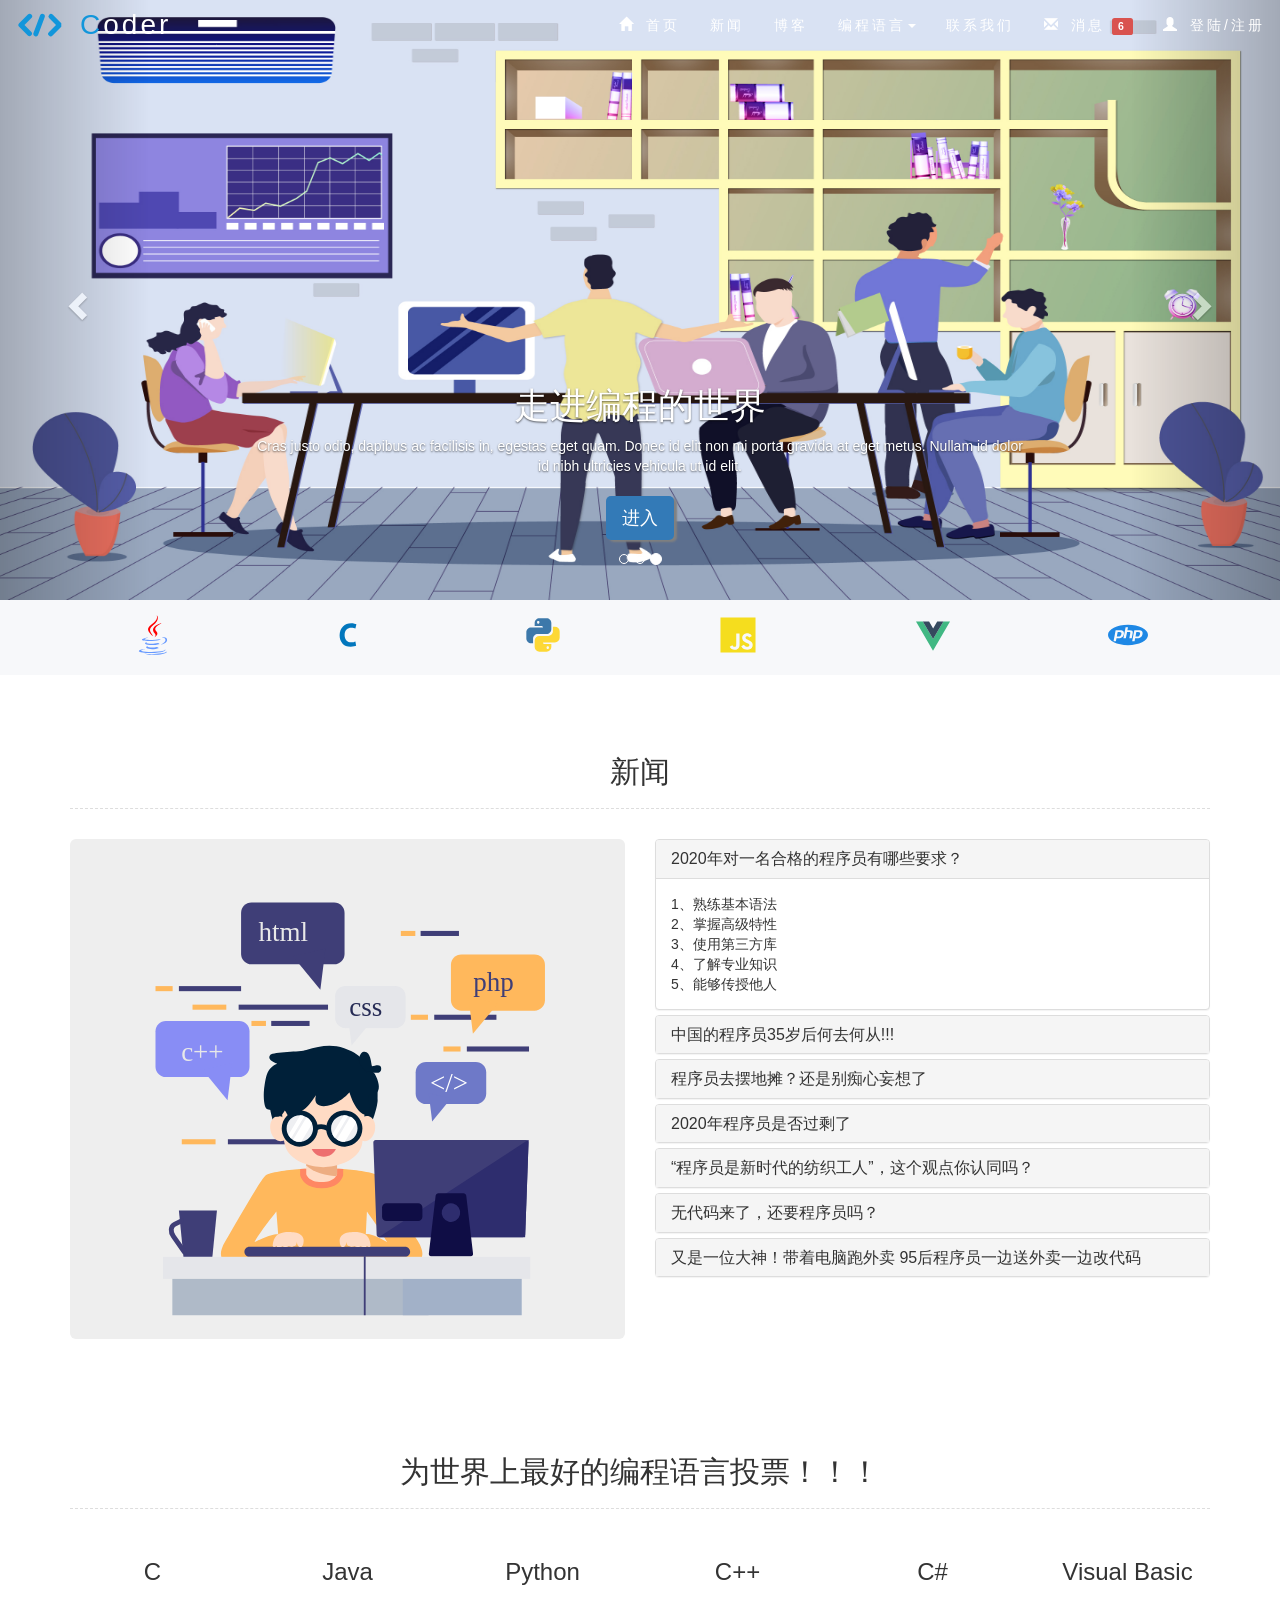
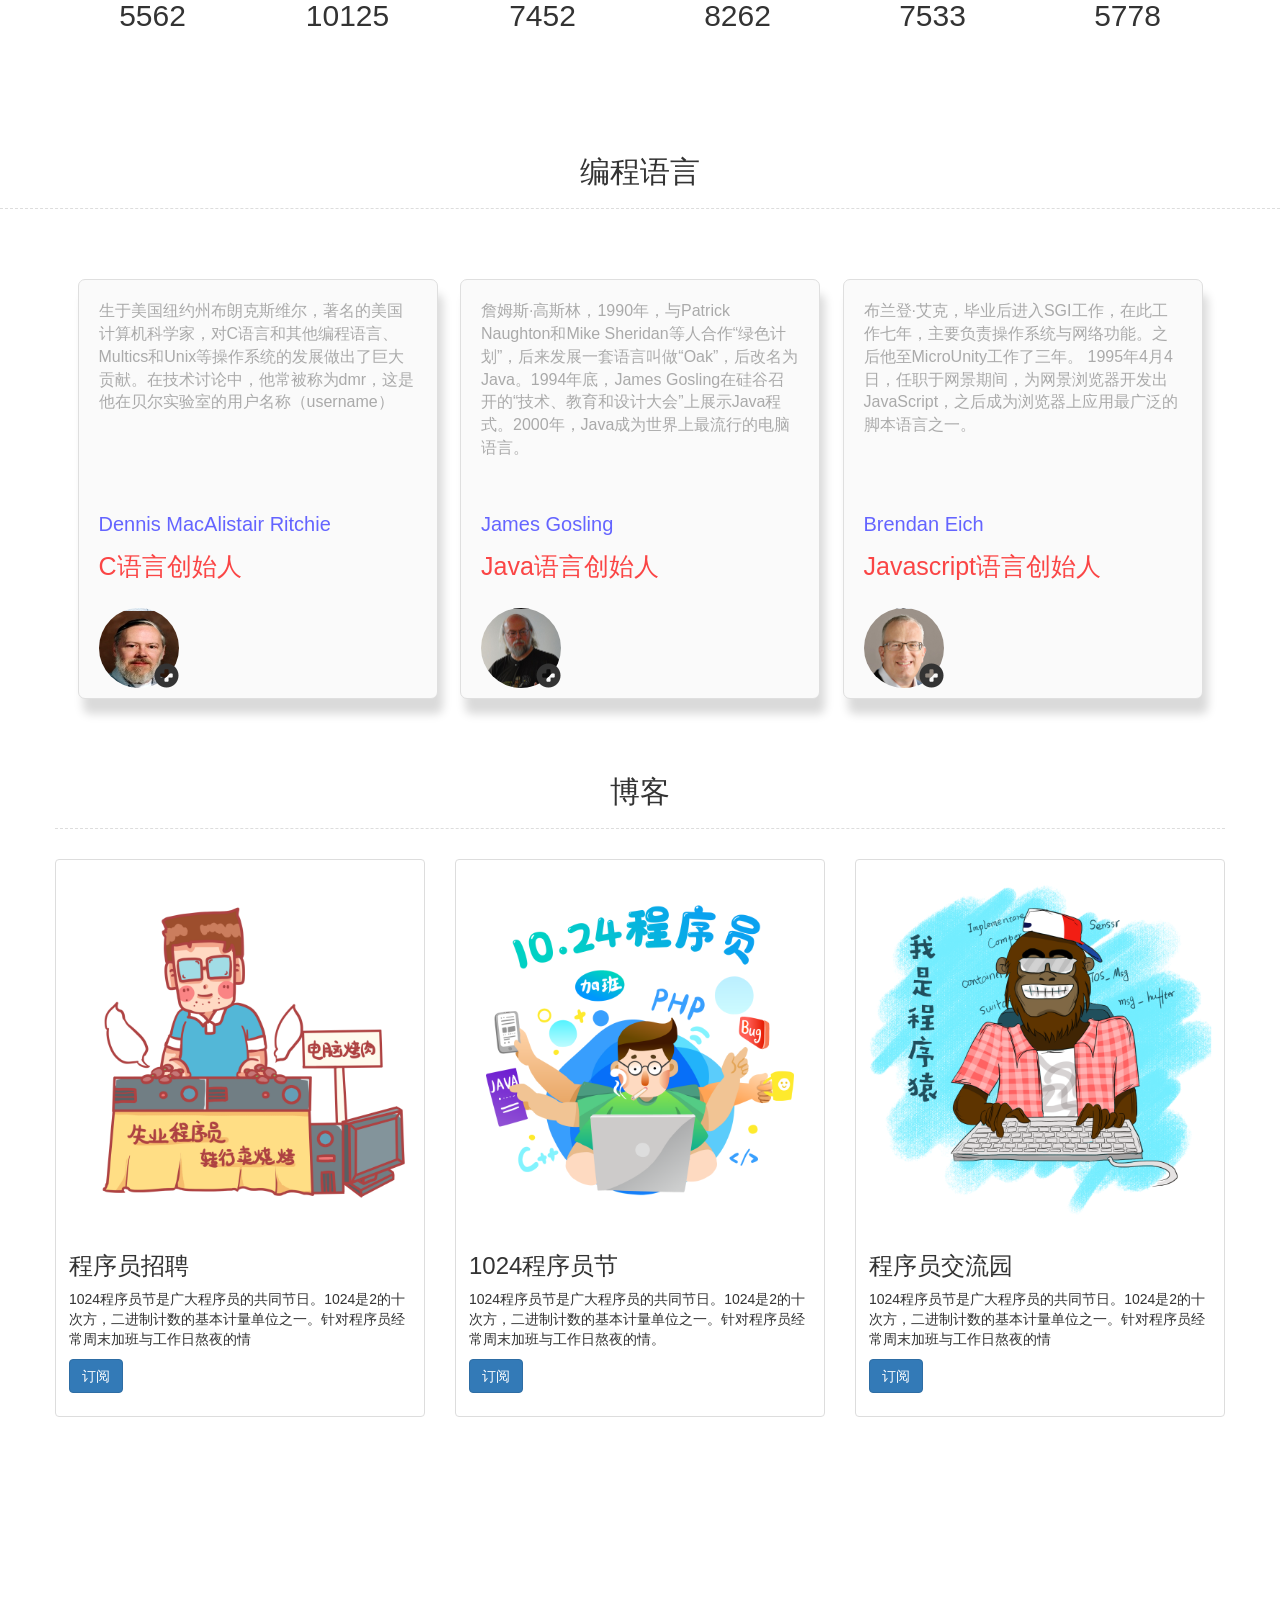
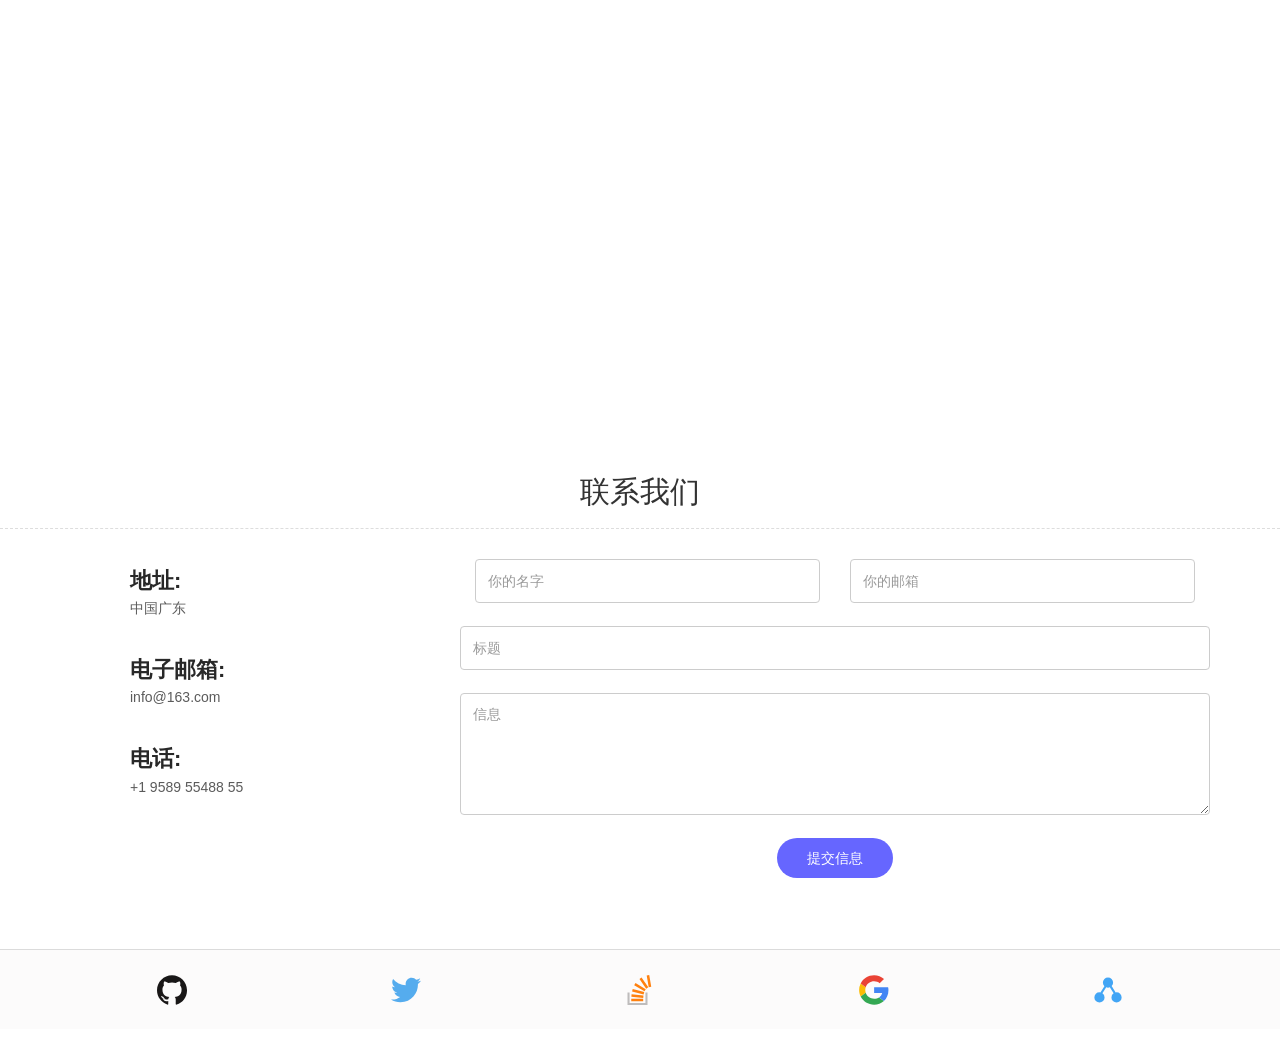
<file: coder/index.html>
<!DOCTYPE html>
<html lang="en">

<head>
    <meta charset="UTF-8">
    <meta name="viewport" content="width=device-width, initial-scale=1.0">
    <title>Coder</title>
    <link href="./assets/image/favicon.png" rel="icon">
    <link rel="stylesheet" href="./assets/css/index.css">
    <link rel="stylesheet" href="./assets/css/bootstrap.min.css">
    <!-- 动画库 -->
    <link rel="stylesheet" href="./assets/css/animate.min.css">
    <link rel="stylesheet" href="./assets/css/animate.compat.css">
    <link rel="stylesheet" href="./assets/css/hover-min.css">
    <link rel="stylesheet" href="./assets//css/jquery.running.css">
    <script src="./assets/js/jquery.min.js"></script>
    <script src="./assets/js/jquery.running.js"></script>
    <script src="./assets/js/bootstrap.min.js"></script>
    <script src="./assets/js/wow.min.js"></script>
    <script src="./assets/js/index.js"></script>
    <!-- 字体文件 -->
    <script src="./assets/js/iconfont.js"></script>
    <script>
        $(function () { $("[data-toggle='popover']").popover(); });
        $(function () { $("[data-toggle='tooltip']").tooltip(); });
        $('.collapse').collapse();
    </script>
</head>

<body data-spy="scroll" data-target="#navbar-example">
    <header>
        <section class="nav">
            <div class="row">
                <nav class="navbar navbar-fixed-top container-fluid conColor" role="navigation" id="navbar-example">
                    <div class="navbar-header">
                        <button type="button" class="navbar-toggle" data-toggle="collapse"
                            data-target=".navbar-ex1-collapse">
                            <span class="sr-only">Toggle navigation</span>
                            <span class="icon-bar"></span>
                            <span class="icon-bar"></span>
                            <span class="icon-bar"></span>
                        </button>
                        <span class="logo">
                            <svg class="pull-left" t="1590744002347" class="icon" viewBox="0 0 1024 1024" version="1.1"
                                xmlns="http://www.w3.org/2000/svg" p-id="3549" width="50" height="50">
                                <path
                                    d="M927.744   0 0 0 0.512-72.704zM335.872 297.472a51.2 51.2 0 0 0-72.192 0L84.992 475.648a51.2 51.2 0 0 0 0 72.192l178.176 178.176a51.2 51.2 0 0 0 72.192-72.192L194.048 512l141.824-142.336a51.2 51.2 0 0 0 0-72.192zM578.048 286.208a51.2 51.2 0 0 0-66.048 30.208l-131.584 355.328a51.2 51.2 0 1 0 95.744 35.84l131.584-355.328a51.2 51.2 0 0 0-29.696-66.048z"
                                    p-id="3550" fill="#1296db"></path>
                            </svg>
                            <svg class="pull-left icon2" t="1590744002347" class="" viewBox="0 0 1024 1024"
                                version="1.1" xmlns="http://www.w3.org/2000/svg" p-id="3549" width="50" height="50">
                                <path d="M927.744 475.648l-178.176-178.176a51.2 51.2 0 0 0-72.192 72.192L819.2 512l-142.336 142.336a51.2 51.2 0 1 0 72.192
                            72.192l178.176-178.176a51.2 51.2" p-id="3550" fill="#1296db"></path>
                            </svg>
                        </span>
                        <a class="navbar-brand" href="#" style="font-size: 28px;">
                            <span style="color:#1296db;">C</span>oder
                        </a>
                    </div>
                    <div class="collapse navbar-collapse navbar-ex1-collapse">
                        <ul class="nav navbar-nav navbar-right">
                            <li class="active"><a href="javascript:;">
                                    <i class="glyphicon glyphicon-home" aria-hidden="true"></i>
                                    首页
                                </a></li>
                            <li><a href="#new">新闻</a></li>
                            <li><a href="#blog">博客</a></li>
                            <li class="dropdown" id="dropdown">
                                <a href="#language" class="dropdown-toggle" data-toggle="dropdown" id="hideshow">编程语言<b
                                        class="caret"></b>
                                </a>
                                <ul class="dropdown-menu" id="dropdown-menu">
                                    <li><a href="#">JavaScript</a></li>
                                    <li><a href="#">Java</a></li>
                                    <li><a href="#">C && C++ && C#</a></li>
                                    <li><a href="#">Python</a></li>
                                    <li><a href="#">Go</a></li>
                                    <li><a href="#"></a></li>
                                </ul>
                            </li>
                            <li><a href="#contact">联系我们</a></li>
                            <li data-toggle="modal" data-target="#newbox"><a>
                                    <i class="glyphicon glyphicon-envelope" aria-hidden="true"></i>
                                    消息
                                    <span class="label label-danger">6</span>
                                </a></li>
                            <li>
                                <a href="./login.html">
                                    <i class="glyphicon glyphicon-user" aria-hidden="true"></i>
                                    登陆/注册</a>
                            </li>
                        </ul>
                    </div>
                </nav>
            </div>
        </section>
        <!-- newbox 模态框 -->
        <div class="modal fade" id="newbox" tabindex="-1" role="dialog" aria-labelledby="myModalLabel"
            aria-hidden="true">
            <div class="modal-dialog">
                <div class="modal-content">
                    <div class="modal-header">
                        <button type="button" class="close" data-dismiss="modal" aria-hidden="true">&times;</button>
                        <h4 class="modal-title" id="myModalLabel">消息</h4>
                    </div>
                    <div class="modal-body">
                        <div class="alert alert-info">
                            <a href="#" class="glyphicon glyphicon-flag" data-dismiss="alert">
                                <!-- &times; -->
                            </a>
                            官方活动通知：1024日本站随机抽取10名幸运儿送出价值588元的键盘</div>
                        <div class="alert alert-warning">
                            <a href="#" class="close" data-dismiss="alert">
                                &times;
                            </a>
                            <i class="glyphicon glyphicon-flash"></i>
                            你的网络不安全！！！</div>
                        <div class="alert alert-danger">
                            <i class="glyphicon glyphicon-flash"></i>
                            <a href="#" class="close" data-dismiss="alert">
                                &times;
                            </a>
                            你没有完善资料！！！
                        </div>
                        <div class="alert alert-success">
                            <a href="#" class="close" data-dismiss="alert">
                                &times;
                            </a>
                            <i class="glyphicon glyphicon-tags"></i>
                            坚持每天打卡
                            <button type="button" class="btn btn-primary glyphicon glyphicon-check pull-right"
                                style="margin-right: 10px;">打卡</button>
                        </div>
                        <div class="alert alert-success">
                            <a href="#" class="close" data-dismiss="alert">
                                &times;
                            </a>
                            <i class="glyphicon glyphicon-tags"></i>
                            你的文章获得5234的阅读量</div>
                        <div class="alert alert-success">
                            <a href="#" class="close" data-dismiss="alert">
                                &times;
                            </a>
                            <i class="glyphicon glyphicon-tags"></i>
                            你的粉丝数量+309</div>
                    </div>
                    <div class="modal-footer">
                        <button type="button" data-dismiss="modal">
                        </button>
                        <button type="button" class="btn btn-default" data-dismiss="modal">
                            <i class="glyphicon glyphicon-repeat"></i>
                            <!--  -->
                            刷新</button>
                        </button>
                        <button type="button" class="btn btn-primary">
                            全部已读
                    </div>
                    <!-- glyphicon glyphicon-trash -->
                </div><!-- /.modal-content -->
            </div><!-- /.modal -->
        </div>
        <section class="banner">
            <div class="container-fluid">
                <div id="carousel-id" class="carousel slide" data-ride="carousel">
                    <ol class="carousel-indicators">
                        <li data-target="#carousel-id" data-slide-to="0" class=""></li>
                        <li data-target="#carousel-id" data-slide-to="1" class=""></li>
                        <li data-target="#carousel-id" data-slide-to="2" class="active"></li>
                    </ol>
                    <div class="carousel-inner">
                        <div class="item  active">
                            <img data-src="holder.js/900x500/auto/#777:#7a7a7a/text:First slide" alt="First slide"
                                src="./assets/image/banner.jpg">
                            <div class="container">
                                <div class="carousel-caption">
                                    <h1 class="animate__animated animate__wobble">走进编程的世界</h1>
                                    <p>Cras justo odio, dapibus ac facilisis in, egestas eget quam. Donec id elit non mi
                                        porta gravida at eget metus. Nullam id dolor id nibh ultricies vehicula ut id
                                        elit.
                                    </p>
                                    <p><button type="button" class="btn btn-lg btn-primary banner-btn"
                                            data-toggle="modal" data-target="#enter" role="button">进入</button>
                                    </p>
                                </div>
                            </div>
                        </div>
                        <div class="item">
                            <img data-src="holder.js/900x500/auto/#777:#7a7a7a/text:First slide" alt="First slide"
                                src="./assets/image/banner2.jpg">
                            <div class="container">
                                <div class="carousel-caption">
                                    <h1 class="animate__animated animate__flip">Hello World!!!</h1>
                                    <p>
                                    <h3></h3>
                                    <code>System.out.println("Hello,World!"); </code>
                                    <code>printf("Hello,World!"); </code>
                                    <code>print("Hello,World!")</code><br />
                                    <code> sys.puts("Hello,World!");</code>
                                    <code>echo "Hello,World!"; </code><br />
                                    <code>MsgBox("Hello,World!")</code>
                                    <p><button class="btn btn-lg btn-primary hvr-grow-shadow banner-btn" role="button"
                                            data-toggle="modal" data-target="#helloworld">
                                            <i class="glyphicon glyphicon-off"></i>
                                            输出Hello world!!!</button>
                                    </p>
                                </div>
                            </div>
                        </div>
                        <div class="item">
                            <img data-src="holder.js/900x500/auto/#777:#7a7a7a/text:First slide" alt="First slide"
                                src="./assets/image/banner3.jpg">
                            <div class="container">
                                <div class="carousel-caption">
                                    <h1 class="animate__animated animate__rubberBand">拒绝996
                                        <i class="glyphicon glyphicon-plus"></i>
                                    </h1>
                                    <p>996工作制是一种违反《中华人民共和国劳动法》的延长法定工作时间的工作制度，指的是早上9点上班、晚上9点下班，中午和傍晚休息1小时（或不到），总计工作10小时以上，并且一周工作6天的工作制度，代表着中国互联网企业盛行的加班文化
                                    </p>
                                    <p id="statnumber">
                                        <button type="button"
                                            class="btn btn-lg btn-primary hvr-curl-top-left banner-btn" role="button"
                                            title="欢迎你加入，拒绝996工作制阵营" data-container="body" data-toggle="popover"
                                            data-placement="left" data-content="面对拒绝996工作制从我做起！！！">
                                            <i class="glyphicon glyphicon-ok"></i>
                                            赞成:<b>130348</b>人</button>
                                        <!-- animate__animated animate__bounceOutDown -->
                                        <button type="button" class="btn btn-lg btn-info banner-btn" role="button">
                                            <i class="glyphicon glyphicon-glass"></i>
                                            中立:<b>6292</b>人</button>
                                        <button type="button"
                                            class="btn btn-lg btn-danger  hvr-curl-top-right banner-btn" role="button"
                                            title="Popover title" data-container="body" data-toggle="popover"
                                            data-placement="right" data-content="右侧的 Popover 中的一些内容">
                                            <i class="glyphicon glyphicon-remove"></i>
                                            同意:<b>3452</b>人</button>
                                    </p>
                                </div>
                            </div>
                        </div>
                    </div>
                    <a class="left carousel-control" href="#carousel-id" data-slide="prev"><span
                            class="glyphicon glyphicon-chevron-left"></span></a>
                    <a class="right carousel-control" href="#carousel-id" data-slide="next"><span
                            class="glyphicon glyphicon-chevron-right"></span></a>
                </div>
            </div>
        </section>
        <!-- 模态框（Modal） -->
        <div class="modal fade" id="enter" tabindex="-1" role="dialog" aria-labelledby="myModalLabel"
            aria-hidden="true">
            <div class="modal-dialog">
                <div class="modal-content">
                    <div class="modal-header">
                        <button type="button" class="close" data-dismiss="modal" aria-hidden="true">&times;</button>
                        <h4 class="modal-title" id="myModalLabel">你好，编程世界</h4>
                    </div>
                    <div class="modal-body">在这里添加一些文本</div>
                    <div class="modal-footer">
                        <button type="button" class="btn btn-default" data-dismiss="modal">关闭</button>
                        <button type="button" class="btn btn-primary">提交更改</button>
                    </div>
                </div><!-- /.modal-content -->
            </div><!-- /.modal -->
        </div>
        <div class="modal fade" id="helloworld" tabindex="-1" role="dialog" aria-labelledby="myModalLabel"
            aria-hidden="true">
            <div class="modal-dialog">
                <div class="modal-content">
                    <div class="modal-header">
                        <button type="button" class="close" data-dismiss="modal" aria-hidden="true">&times;</button>
                        <h4 class="modal-title" id="myModalLabel">你好，编程世界</h4>
                    </div>
                    <div class="modal-body">
                        <option value="">
                        </option>
                        <input type="text" placeholder="请输入内容！！！">
                        <code>
                        </code>
                    </div>
                    <div class="modal-footer">
                        <button type="button" class="btn btn-default" data-dismiss="modal">关闭</button>
                        <button type="button" class="btn btn-primary">输出</button>
                    </div>
                </div><!-- /.modal-content -->
            </div><!-- /.modal -->
        </div>
    </header>
    <main class="main">
        <section class="technology" id="technology">
            <div class="container">
                <div class="row">
                    <div class="col-lg-2 col-md-2 col-sm-4 col-xs-12 iconpot">
                        <a href="#" class="tooltip-test" data-toggle="tooltip" data-placement="bottom" title="舔砖Java">
                            <svg class="icon" aria-hidden="true">
                                <use xlink:href="#iconjava1"></use>
                            </svg>
                        </a>
                    </div>
                    <div class="col-lg-2 col-md-2 col-sm-4 col-xs-12 iconpot">
                        <a href="#" class="tooltip-test" data-toggle="tooltip" data-placement="bottom" title="起源于我">
                            <svg class="icon" aria-hidden="true">
                                <use xlink:href="#iconc"></use>
                            </svg>
                        </a>
                    </div>
                    <div class="col-lg-2 col-md-2 col-sm-4 col-xs-12 iconpot">
                        <a href="#" class="tooltip-test" data-toggle="tooltip" data-placement="bottom"
                            title="人生苦短,我用Python">
                            <svg class="icon" aria-hidden="true">
                                <use xlink:href="#iconpython"></use>
                            </svg>
                        </a>
                    </div>
                    <div class="col-lg-2 col-md-2 col-sm-4 col-xs-12 iconpot">
                        <a href="#" class="tooltip-test" data-toggle="tooltip" data-placement="bottom" title="万能JS">
                            <svg class="icon text-center" aria-hidden="true">
                                <use xlink:href="#iconJavaScript"></use>
                            </svg>
                        </a>
                    </div>
                    <div class="col-lg-2 col-md-2 col-sm-4 col-xs-12 iconpot">
                        <a href="#" class="tooltip-test" data-toggle="tooltip" data-placement="bottom"
                            title="易用、灵活、高效、从不过时">
                            <svg class="icon" aria-hidden="true">
                                <use xlink:href="#iconvue"></use>
                            </svg>
                        </a>
                    </div>
                    <div class="col-lg-2 col-md-2 col-sm-4 col-xs-12 iconpot">
                        <a href="#" class="tooltip-test" data-toggle="tooltip" data-placement="bottom" title="php是世界最好的编程语言">
                            <svg class="icon" aria-hidden="true">
                                <use xlink:href="#iconphp"></use>
                            </svg>
                        </a>
                    </div>
                </div>
            </div>
        </section>
        <section class="new" id="new">
            <div class="container">
                <h2 class="text-center section-title">
                    新闻</h2>
                <div class="row clearfix">
                    <div class="col-lg-6 col-md-6 col-sm-12 col-xs  column new-left-jumbotron">
                        <div class="jumbotron">
                            <embed src="./assets/fonts/new.svg" type="image/svg+xml" />
                        </div>
                    </div>
                    <div class="col-lg-6 col-md-6 col-sm-12 col-xs column new-left-panel">
                        <div class="panel-group" id="accordion">
                            <div class="panel panel-default">
                                <div class="panel-heading">
                                    <h4 class="panel-title">
                                        <a data-toggle="collapse" data-parent="#accordion" href="#collapseOne">
                                            2020年对一名合格的程序员有哪些要求？
                                        </a>
                                    </h4>
                                </div>
                                <div id="collapseOne" class="panel-collapse collapse in">
                                    <div class="panel-body">
                                        1、熟练基本语法<br>
                                        2、掌握高级特性<br>
                                        3、使用第三方库<br>
                                        4、了解专业知识<br>
                                        5、能够传授他人<br>
                                    </div>
                                </div>
                            </div>
                            <div class="panel panel-default">
                                <div class="panel-heading">
                                    <h4 class="panel-title">
                                        <a data-toggle="collapse" data-parent="#accordion" href="#collapseTwo">
                                            中国的程序员35岁后何去何从!!!
                                        </a>
                                    </h4>
                                </div>
                                <div id="collapseTwo" class="panel-collapse collapse">
                                    <div class="panel-body">
                                        虽然大佬们都不承认，互联网蓝领们要认清事 实:一旦过了四十岁，你的技能将会迅速贬 值，执行力和创造力也都将比不上年轻人。如
                                        果没能积累起影响力与人脉，职业前途将会骤 然暗淡。也就是说，实际上你的工作性质，跟 足球运动员是一-样的，四十岁也就该挂手挂 脑，光荣退役了。
                                    </div>
                                </div>
                            </div>
                            <div class="panel panel-default">
                                <div class="panel-heading">
                                    <h4 class="panel-title">
                                        <a data-toggle="collapse" data-parent="#accordion" href="#collapseThree">
                                            程序员去摆地摊？还是别痴心妄想了
                                        </a>
                                    </h4>
                                </div>
                                <div id="collapseThree" class="panel-collapse collapse">
                                    <div class="panel-body">
                                        一线城市的程序员天天 996 ，哪有时间摆地摊啊？也没有时间逛地摊。还不如开滴滴接送 996 下班的程序员打车回家挣钱呢。
                                    </div>
                                </div>
                            </div>
                            <div class="panel panel-default">
                                <div class="panel-heading">
                                    <h4 class="panel-title">
                                        <a data-toggle="collapse" data-parent="#accordion" href="#collapseFour">
                                            2020年程序员是否过剩了
                                        </a>
                                    </h4>
                                </div>
                                <div id="collapseFour" class="panel-collapse collapse">
                                    <div class="panel-body">
                                        首先，从IT互联网行业的发展趋势和整个社会的发展趋势来看，未来程序员的人才需求量会进一步扩大，但是在当前消费互联网逐渐进入到存量时代之后，整个IT互联网行业都处在一个变革期，此时在人才需求方面会出现一系列变化，掌握新技术的高端应用型人才和研发型人才将获得更多的发展机会，而普通应用级程序员将面临较大的职场压力。
                                    </div>
                                </div>
                            </div>
                            <div class="panel panel-default">
                                <div class="panel-heading">
                                    <h4 class="panel-title">
                                        <a data-toggle="collapse" data-parent="#accordion" href="#collapseFive">
                                            “程序员是新时代的纺织工人”，这个观点你认同吗？
                                        </a>
                                    </h4>
                                </div>
                                <div id="collapseFive" class="panel-collapse collapse">
                                    <div class="panel-body">
                                        对于程序员的称呼，最常见的一个词就是码农，不过从字面意思上去理解，这也不算是什么好词，比如程序员去相亲绝对不会说自己是码农，可能会说自己什么是工程师，程序员之类的，不过，平时的话，大家对码农一词已经习惯了，对此不以为然。
                                    </div>
                                </div>
                            </div>
                            <div class="panel panel-default">
                                <div class="panel-heading">
                                    <h4 class="panel-title">
                                        <a data-toggle="collapse" data-parent="#accordion" href="#collapseSix">
                                            无代码来了，还要程序员吗？
                                        </a>
                                    </h4>
                                </div>
                                <div id="collapseSix" class="panel-collapse collapse">
                                    <div class="panel-body">
                                        从 Code 到 No Code，IT
                                        界对简化代码开发的需求由来已久：过去数十年的发展历程中，在企业应用程序开发上，我们研发出工作流、智能业务流程管理系统、低代码/无代码、还有高生产力应用程序平台等应用开发形式。
                                    </div>
                                </div>
                            </div>
                            <div class="panel panel-default">
                                <div class="panel-heading">
                                    <h4 class="panel-title">
                                        <a data-toggle="collapse" data-parent="#accordion" href="#collapseSeven">
                                            又是一位大神！带着电脑跑外卖 95后程序员一边送外卖一边改代码
                                        </a>
                                    </h4>
                                </div>
                                <div id="collapseSeven" class="panel-collapse collapse">
                                    <div class="panel-body">
                                        在安徽合肥一个小区门口，一位年轻的饿了么蓝骑士从身后的双肩包里拿出了一台笔记本电脑，开始熟练地写起了代码。他叫张贤建，一位95后程序员，现在兼职做骑手。在送外卖的同时，继续坚持写代码，有时候有一些临时的需求，他就坐在公园、小区路边改。张贤建做程序员的工作月入两万，而对于外卖员的工作，他的回答是：“办公室坐太久了，需要透透气，体验体验生活。”
                                    </div>
                                </div>
                            </div>
                        </div>
                    </div>
                </div>
            </div>
            </div>
        </section>
        <section class="count" id="count">
            <div class="count-bg">
                <div class="container">
                    <h2 class="text-center section-title">
                        为世界上最好的编程语言投票！！！</h2>
                    <div class="row">
                        <div class="col-md-2 col-sm-6 col-xs-12 counters text-center testbox">
                            <h3>C</h3>
                            <span data-toggle="counter-up" class="animateNum num" data-animatetarget="6830"></span>
                        </div>
                        <div class="col-md-2 col-sm-6 col-xs-12 counters text-center">
                            <h3>Java</h3>
                            <span data-toggle="counter-up" class="animateNum num" data-animatetarget="12393"></span>
                        </div>
                        <div class="col-md-2 col-sm-6 col-xs-12 counters text-center">
                            <h3>Python</h3>
                            <span data-toggle="counter-up" class="animateNum num" data-animatetarget="9123"></span>
                        </div>
                        <div class="col-md-2 col-sm-6 col-xs-12 counters text-center">
                            <h3>C++</h3>
                            <span data-toggle="counter-up" class="animateNum num" data-animatetarget="10123"></span>
                        </div>
                        <div class="col-md-2 col-sm-6 col-xs-12 counters text-center">
                            <h3>C#</h3>
                            <span data-toggle="counter-up" class="animateNum num" data-animatetarget="9237"></span>
                        </div>
                        <div class="col-md-2 col-sm-6 col-xs-12 counters text-center">
                            <h3>Visual Basic</h3>
                            <span data-toggle="counter-up" class="animateNum num" data-animatetarget="7093"></span>
                        </div>
                    </div>
                </div>
            </div>
        </section>
        <section class="codeleader" id="coderleader">
            <h2 class="text-center section-title">编程语言</h2>
            <div class="container">
                <div class="row">
                    <div class="col-md-4 leader-card  wow bounceInUp">
                        <p class="description">
                            生于美国纽约州布朗克斯维尔，著名的美国计算机科学家，对C语言和其他编程语言、Multics和Unix等操作系统的发展做出了巨大贡献。在技术讨论中，他常被称为dmr，这是他在贝尔实验室的用户名称（username）
                        </p>
                        <p class="name">Dennis MacAlistair Ritchie </p>
                        <p class="createlanguage">C语言创始人</p>
                        <div class="circle-box circle-box1">
                            <i class="glyphicon glyphicon-plus-sign icon-add"></i>
                        </div>
                    </div>
                    <div class="col-md-4 leader-card  wow bounceInUp">
                        <p class="description">
                            詹姆斯·高斯林，1990年，与Patrick
                            Naughton和Mike Sheridan等人合作“绿色计划”，后来发展一套语言叫做“Oak”，后改名为Java。1994年底，James
                            Gosling在硅谷召开的“技术、教育和设计大会”上展示Java程式。2000年，Java成为世界上最流行的电脑语言。
                        </p>
                        <p class="name">James
                            Gosling </p>
                        <p class="createlanguage">Java语言创始人</p>
                        <div class="circle-box circle-box2">
                            <i class="glyphicon glyphicon-plus-sign icon-add"></i>
                        </div>
                    </div>
                    <div class="col-md-4 leader-card  wow bounceInUp">
                        <p class="description">
                            布兰登·艾克，毕业后进入SGI工作，在此工作七年，主要负责操作系统与网络功能。之后他至MicroUnity工作了三年。
                            1995年4月4日，任职于网景期间，为网景浏览器开发出JavaScript，之后成为浏览器上应用最广泛的脚本语言之一。
                        </p>
                        <p class="name">Brendan Eich </p>
                        <p class="createlanguage">Javascript语言创始人</p>
                        <div class="circle-box circle-box3">
                            <i class="glyphicon glyphicon-plus-sign icon-add"></i>
                        </div>
                    </div>
                </div>
            </div>
            </div>
        </section>
        <section class="blog" id="blog">
            <div class="container">
                <div class="row clearfix">
                    <h2 class="text-center section-title">博客</h2>
                    <div class="row">
                        <div class="col-md-4 col-sm-6 col-xs-12 wow bounceInLeft" data-wow-delay="0.3s">
                            <div class="thumbnail">
                                <img alt="300x200" src="./assets/image/section-blog01.png" />
                                <div class="caption">
                                    <h3>
                                        程序员招聘
                                    </h3>
                                    <p>
                                        1024程序员节是广大程序员的共同节日。1024是2的十次方，二进制计数的基本计量单位之一。针对程序员经常周末加班与工作日熬夜的情
                                    </p>
                                    <p>
                                        <a class="btn btn-primary" href="#">订阅</a>
                                    </p>
                                </div>
                            </div>
                        </div>
                        <div class="col-md-4 col-sm-6 col-xs-12 wow bounceInUp" data-wow-delay="0.5s">
                            <div class="thumbnail">
                                <img alt="300x200" src="./assets/image/section-blog02.png" />
                                <div class="caption">
                                    <h3>
                                        1024程序员节
                                    </h3>
                                    <p>
                                        1024程序员节是广大程序员的共同节日。1024是2的十次方，二进制计数的基本计量单位之一。针对程序员经常周末加班与工作日熬夜的情。
                                    </p>
                                    <p>
                                        <a class="btn btn-primary" href="#">订阅</a>
                                    </p>
                                </div>
                            </div>
                        </div>
                        <div class="col-md-4 col-sm-6 col-xs-12 wow bounceInRight" data-wow-delay="0.3s">
                            <div class="thumbnail">
                                <img alt="300x200" src="./assets/image/section-blog03.png" />
                                <div class="caption">
                                    <h3>
                                        程序员交流园
                                    </h3>
                                    <p>
                                        1024程序员节是广大程序员的共同节日。1024是2的十次方，二进制计数的基本计量单位之一。针对程序员经常周末加班与工作日熬夜的情
                                    </p>
                                    <p>
                                        <a class="btn btn-primary" href="#">订阅</a>
                                    </p>
                                </div>
                            </div>
                        </div>
                        <div class="col-md-4 col-sm-6 col-xs-12 wow slideInLeft">
                            <div class="thumbnail">
                                <img alt="300x200" src="./assets/image/section-blog04.png" />
                                <div class="caption">
                                    <h3>
                                        提高工作效率的开发工具
                                    </h3>
                                    <p>
                                        1024程序员节是广大程序员的共同节日。1024是2的十次方，二进制计数的基本计量单位之一。针对程序员经常周末加班与工作日熬夜的情
                                    </p>
                                    <p>
                                        <a class="btn btn-primary" href="#">订阅</a>
                                    </p>
                                </div>
                            </div>
                        </div>
                        <div class="col-md-4 col-sm-6 col-xs-12 wow bounceInUp">
                            <div class="thumbnail">
                                <img alt="300x200" src="./assets/image/section-blog05.png" />
                                <div class="caption">
                                    <h3>
                                        bug在线求助
                                    </h3>
                                    <p>
                                        1024程序员节是广大程序员的共同节日。1024是2的十次方，二进制计数的基本计量单位之一。针对程序员经常周末加班与工作日熬夜的情
                                    </p>
                                    <p>
                                        <a class="btn btn-primary" href="#">订阅</a>
                                    </p>
                                </div>
                            </div>
                        </div>
                        <div class="col-md-4 col-sm-6 col-xs-12 wow slideInRight">
                            <div class="thumbnail">
                                <img alt="300x200" src="./assets/image/section-blog06.png" />
                                <div class="caption">
                                    <h3>
                                        对产品经理的吐槽
                                    </h3>
                                    <p>
                                        1024程序员节是广大程序员的共同节日。1024是2的十次方，二进制计数的基本计量单位之一。针对程序员经常周末加班与工作日熬夜的情
                                    </p>
                                    <p>
                                        <a class="btn btn-primary" href="#">订阅</a>
                                    </p>
                                </div>
                            </div>
                        </div>
                    </div>
                    <!-- <div class="row"> -->
                    <!-- </div> -->
                </div>
            </div>
        </section>
        <section id="contact" class="contact">
            <div class class="container">
                <h2 class="text-center section-title">联系我们</h2>
            </div>
            <div>
                <!-- <iframe style="border:0; width: 100%; height: 350px;" src="" frameborder="0" allowfullscreen></iframe> -->
            </div>
            <div class="container">
                <div class="row mt-5">
                    <div class="col-lg-4">
                        <div class="info">
                            <div class="address">
                                <i class="ri-map-pin-line"></i>
                                <h4>地址:</h4>
                                <p>中国广东</p>
                            </div>
                            <div class="email">
                                <i class="ri-mail-line"></i>
                                <h4>电子邮箱:</h4>
                                <p>info@163.com</p>
                            </div>
                            <div class="phone">
                                <i class="ri-phone-line"></i>
                                <h4>电话:</h4>
                                <p>+1 9589 55488 55</p>
                            </div>
                        </div>
                    </div>
                    <div class="col-lg-8 mt-5 mt-lg-0">
                        <form action="forms/contact.php" method="post" role="form" class="php-email-form">
                            <div class="form-row">
                                <div class="col-md-6 form-group">
                                    <input type="text" name="name" class="form-control" id="name" placeholder="你的名字"
                                        data-rule="minlen:4" data-msg="Please enter at least 4 chars" />
                                    <div class="validate"></div>
                                </div>
                                <div class="col-md-6 form-group">
                                    <input type="email" class="form-control" name="email" id="email" placeholder="你的邮箱"
                                        data-rule="email" data-msg="Please enter a valid email" />
                                    <div class="validate"></div>
                                </div>
                            </div>
                            <div class="form-group">
                                <input type="text" class="form-control" name="subject" id="subject" placeholder="标题"
                                    data-rule="minlen:4" data-msg="Please enter at least 8 chars of subject" />
                                <div class="validate"></div>
                            </div>
                            <div class="form-group">
                                <textarea class="form-control" name="message" rows="5" data-rule="required"
                                    data-msg="Please write something for us" placeholder="信息"></textarea>
                                <div class="validate"></div>
                            </div>
                            <div class="mb-3">
                                <div class="loading">Loading</div>
                                <div class="error-message"></div>
                                <div class="sent-message">Your message has been sent. Thank you!</div>
                            </div>
                            <div class="text-center"><button type="submit">提交信息</button></div>
                        </form>
                    </div>
                </div>
            </div>
        </section>
    </main>
    <footer>
        <div class="container">
            <div class="row">
                <ul>
                    <li>
                        <svg class="icon" aria-hidden="true">
                            <use xlink:href="#iconGitHub"></use>
                        </svg></li>
                    <li>
                        <svg class="icon" aria-hidden="true">
                            <use xlink:href="#iconTwitter"></use>
                        </svg></li>
                    <li>
                        <svg class="icon" aria-hidden="true">
                            <use xlink:href="#iconstackoverflow
                        "></use>
                        </svg></li>
                    <li>
                        <svg class="icon" aria-hidden="true">
                            <use xlink:href="#icongoogle1"></use>
                        </svg></li>
                    <li>
                        <svg class="icon" aria-hidden="true">
                            <use xlink:href="#iconapiblueprint
                        "></use>
                        </svg></li>
                </ul>
            </div>
        </div>
        </div>
    </footer>
    <script>
        $(function () {
            $("#identifier").carousel('pause');
        })
    </script>
</body>

</html>
</file>
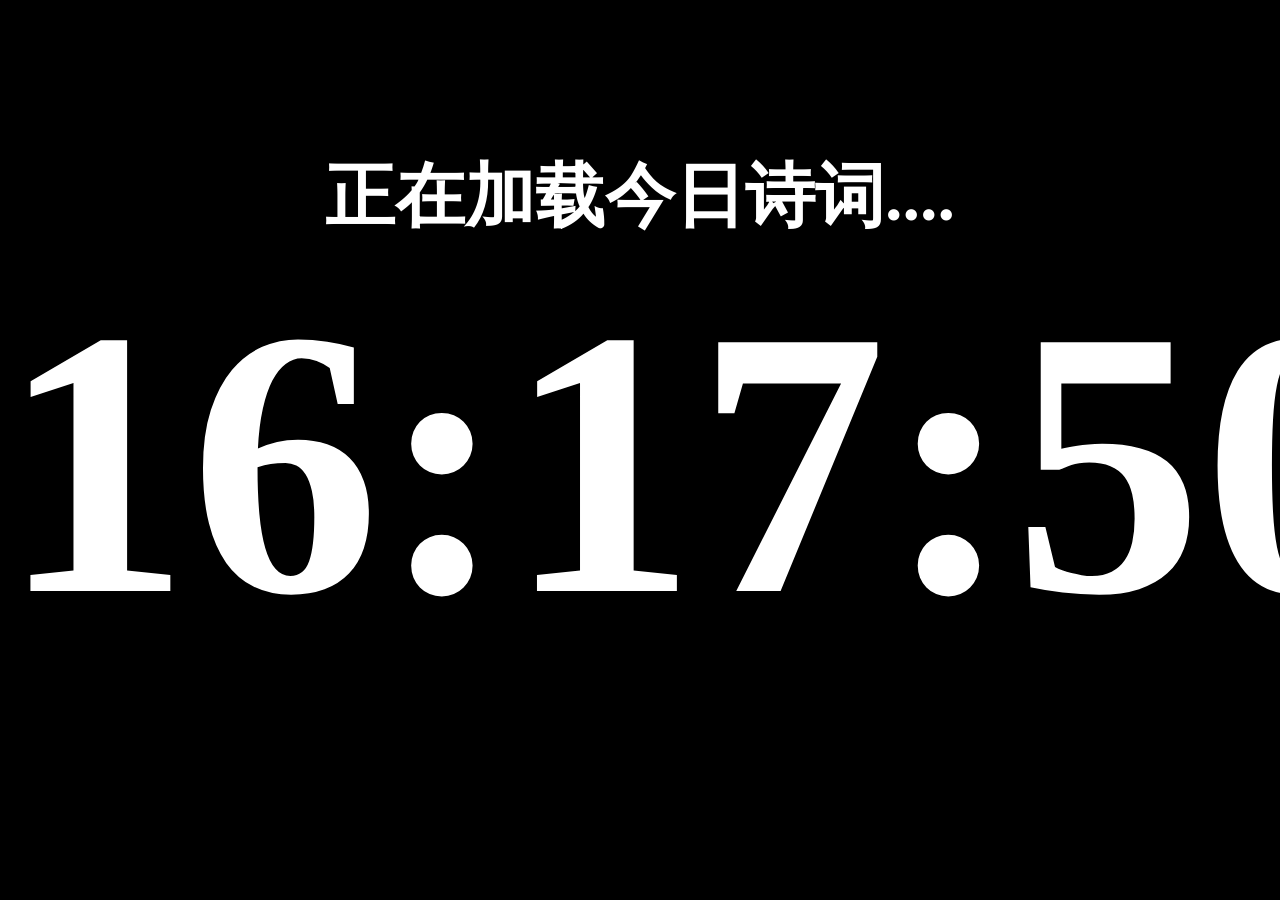
<file: fulltime/index.html>
<!DOCTYPE html>
<html lang="en">

<head>
    <meta charset="UTF-8">
    <meta http-equiv="X-UA-Compatible" content="IE=edge">
    <meta name="viewport" content="width=device-width, initial-scale=1.0">
    <title>Document</title>
    <style>
        * {
            margin: 0;
            padding: 0;
            list-style-type: none;
            text-decoration: none;
        }

        body {
            width: 100vw;
            height: 100vh;
            background-color: black;
        }

        h1 {
            color: white;
            font-size: 380px;
            font-weight: bolder;
            text-align: center;
        }

        h2 {
            color: white;
            font-size: 70px;
            text-align: center;
            padding-top: 150px;

        }
    </style>
    <script src="https://sdk.jinrishici.com/v2/browser/jinrishici.js" charset="utf-8"></script>

    <script>

        function toggleFullScreen() {
            var doc = window.document;
            var docEl = doc.documentElement;

            var requestFullScreen = docEl.requestFullscreen || docEl.mozRequestFullScreen || docEl.webkitRequestFullScreen || docEl.msRequestFullscreen;
            var cancelFullScreen = doc.exitFullscreen || doc.mozCancelFullScreen || doc.webkitExitFullscreen || doc.msExitFullscreen;

            if (!doc.fullscreenElement && !doc.mozFullScreenElement && !doc.webkitFullscreenElement && !doc.msFullscreenElement) {
                requestFullScreen.call(docEl);
            }
            else {
                cancelFullScreen.call(doc);
            }
        }

        document.addEventListener("keydown", function (e) {
            if (e.keyCode == 13) {
                toggleFullScreen();
            }
        }, false);

        function getDate() {
            var realSeconds = 0;
            var realMinutes = 0;
            var newDate = new Date();
            var nowHours = newDate.getHours();
            var nowMinutes = newDate.getMinutes();
            var nowSeconds = newDate.getSeconds();
            if (nowSeconds < 10) {
                realSeconds = '0' + nowSeconds;
            } else {
                realSeconds = nowSeconds;
            }
            if (nowMinutes < 10) {
                realMinutes = '0' + nowMinutes;

            } else {
                realMinutes = nowMinutes;

            }
            var time = nowHours + ':' + realMinutes + ':' + realSeconds;
            document.getElementsByTagName('h1')[0].innerHTML = time

        }
        var pauseTime = setInterval("getDate()", 1000);


        // 添加天气
        jinrishici.load(function (result) {
            var sentence = document.querySelector("#poem_sentence")
            var info = document.querySelector("#poem_info")
            sentence.innerHTML = result.data.content
            info.innerHTML = '【' + result.data.origin.dynasty + '】' + result.data.origin.author + '《' + result.data.origin.title + '》'
            console.log('hello');
        });

        // 异步请求 每5秒刷新一次

        // 添加一英语

    </script>

</head>

<body>
    <div id="poem_sentence"></div>
    <div id="poem_info"></div>
    <h2 id="jinrishici-sentence">正在加载今日诗词....</h2>
    <h1></h1>
</body>

</html>
</file>
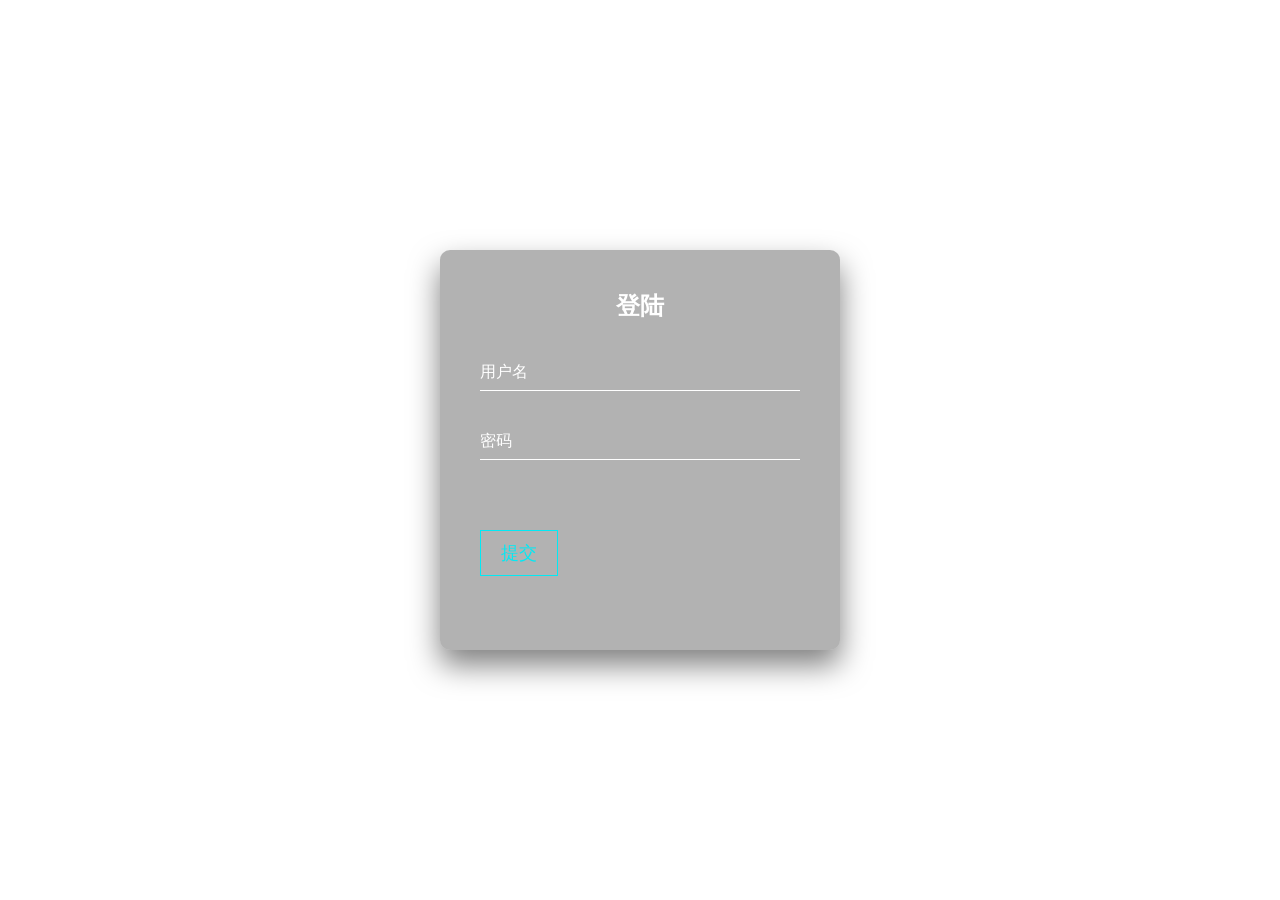
<file: login/index.html>
<!DOCTYPE html>
<html lang="en">
  <head>
    <meta charset="UTF-8" />
    <meta http-equiv="X-UA-Compatible" content="IE=edge" />
    <meta name="viewport" content="width=device-width, initial-scale=1.0" />
    <title>Document</title>
    <style>
      * {
        margin: 0;
        padding: 0;
        box-sizing: border-box;
        list-style-type: none;
        text-decoration: none;
      }

      html {
        height: 100%;
      }
      /* https://codepen.io/soufiane-khalfaoui-hassani/pen/LYpPWda */

      body {
        font-family: "Courier New", Courier, monospace;
        /* background: linear-gradient(#141e30, #243b55); */
      }

      .login-box {
        width: 400px;
        height: 400px;
        padding: 40px;
        border-radius: 10px;
        position: absolute;
        top: 50%;
        left: 50%;
        transform: translate(-50%, -50%);
        background-color: rgba(0, 0, 0, 0.3);
        box-shadow: 0 15px 30px rgba(0, 0, 0, 0.5);
      }

      .login-box h2 {
        margin: 0 0 30px;
        padding: 0;
        color: #fff;
        text-align: center;
      }

      .login-box .user-box {
        position: relative;
      }

      .login-box .user-box input {
        width: 100%;
        padding: 10px 0;
        font-size: 16px;
        color: #fff;
        margin-bottom: 30px;
        border: none;
        border-bottom: 1px solid #fff;
        outline: none;
        background: transparent;
      }

      .login-box .user-box label {
        position: absolute;
        top: 0;
        left: 0;
        padding: 10px 0;
        font-size: 16px;
        color: #fff;
        pointer-events: none;
        transition: 0.5s;
      }

      .login-box form a {
        position: relative;
        display: inline-block;
        padding: 10px 20px;
        color: #03e9f4;
        font-size: 16px;
        overflow: hidden;
        transition: 0.5s;
        margin-top: 40px;
        font-size: 18px;
        border: 1px solid #03e9f4;
        cursor: pointer;
      }
    </style>
  </head>
  <body>
    <main class="login-box">
      <h2>登陆</h2>
      <form action="">
        <div class="user-box">
          <input type="text" name="" required="" />
          <label for="">用户名</label>
        </div>
        <div class="user-box">
          <input type="password" name="" required="" />
          <label for="">密码</label>
        </div>
        <a href="">
          <span></span><span></span><span></span><span></span>
          提交
        </a>
      </form>
    </main>
  </body>
</html>
</file>
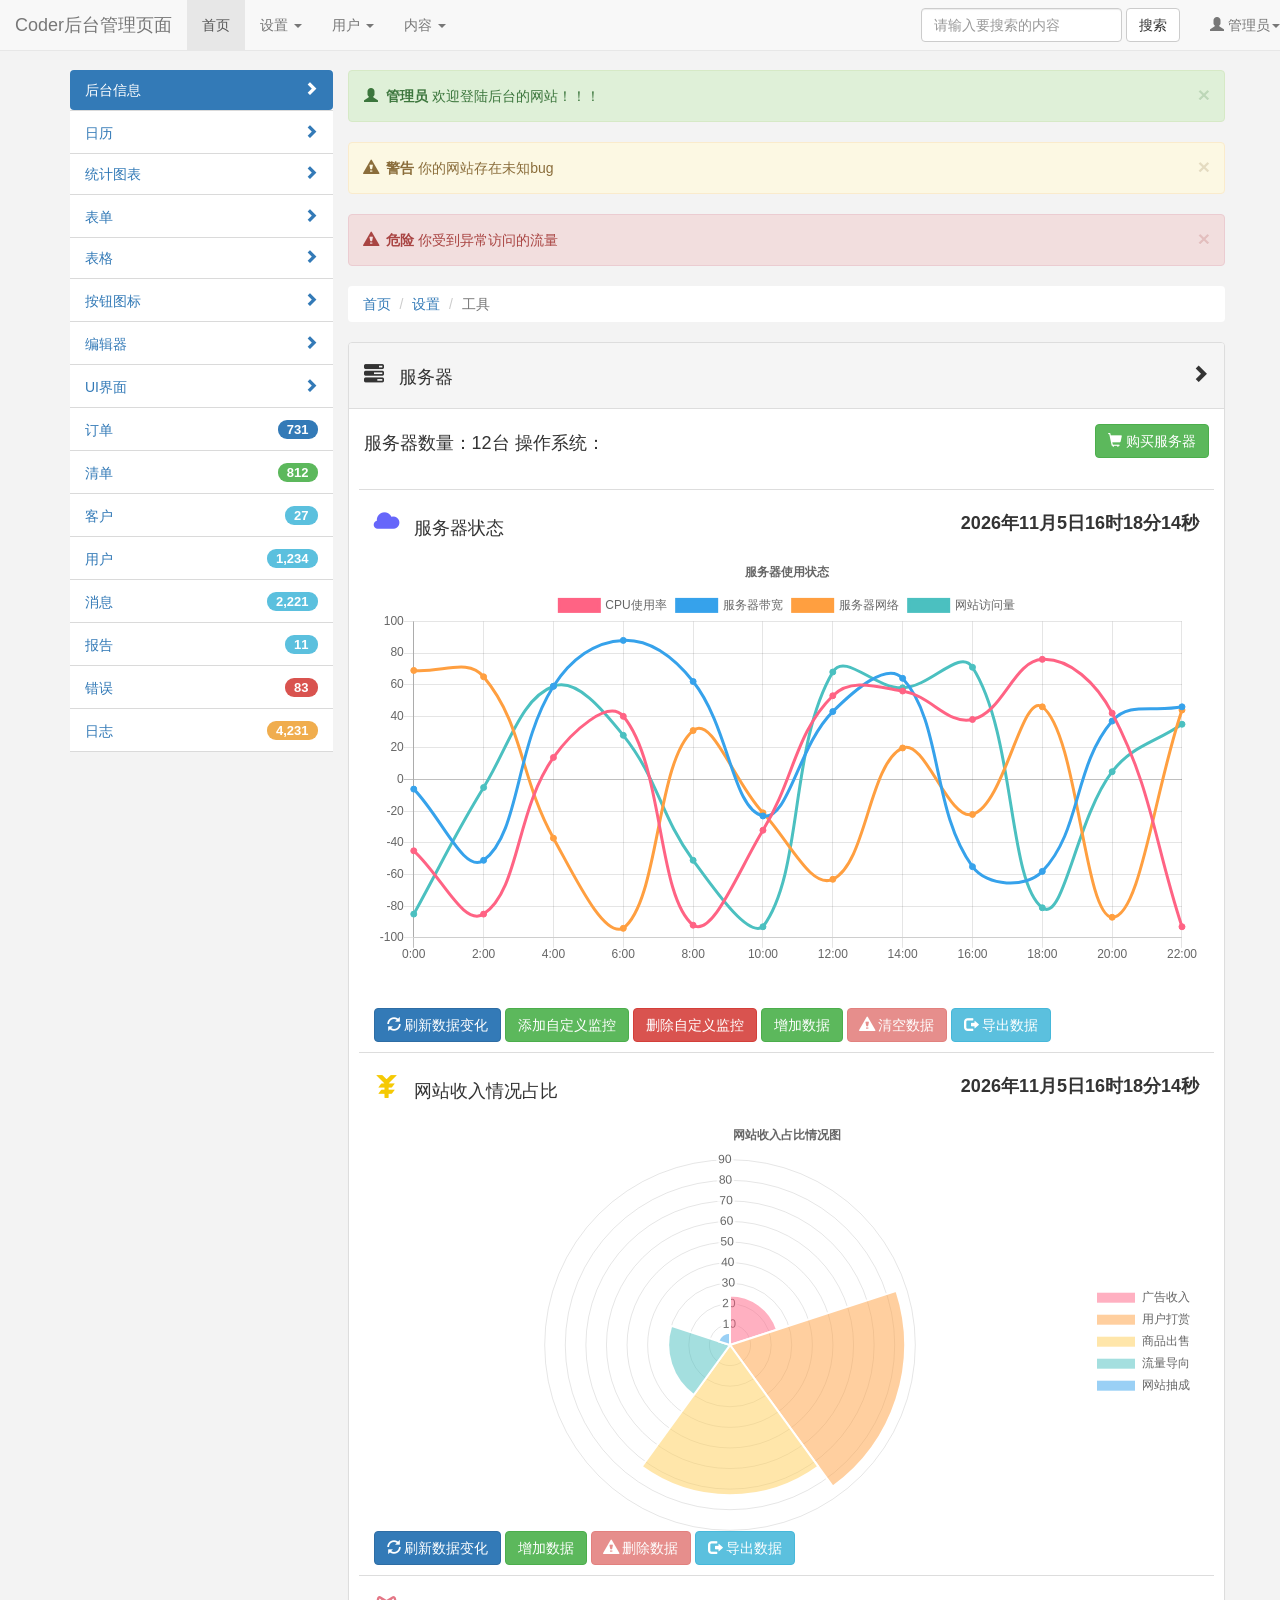
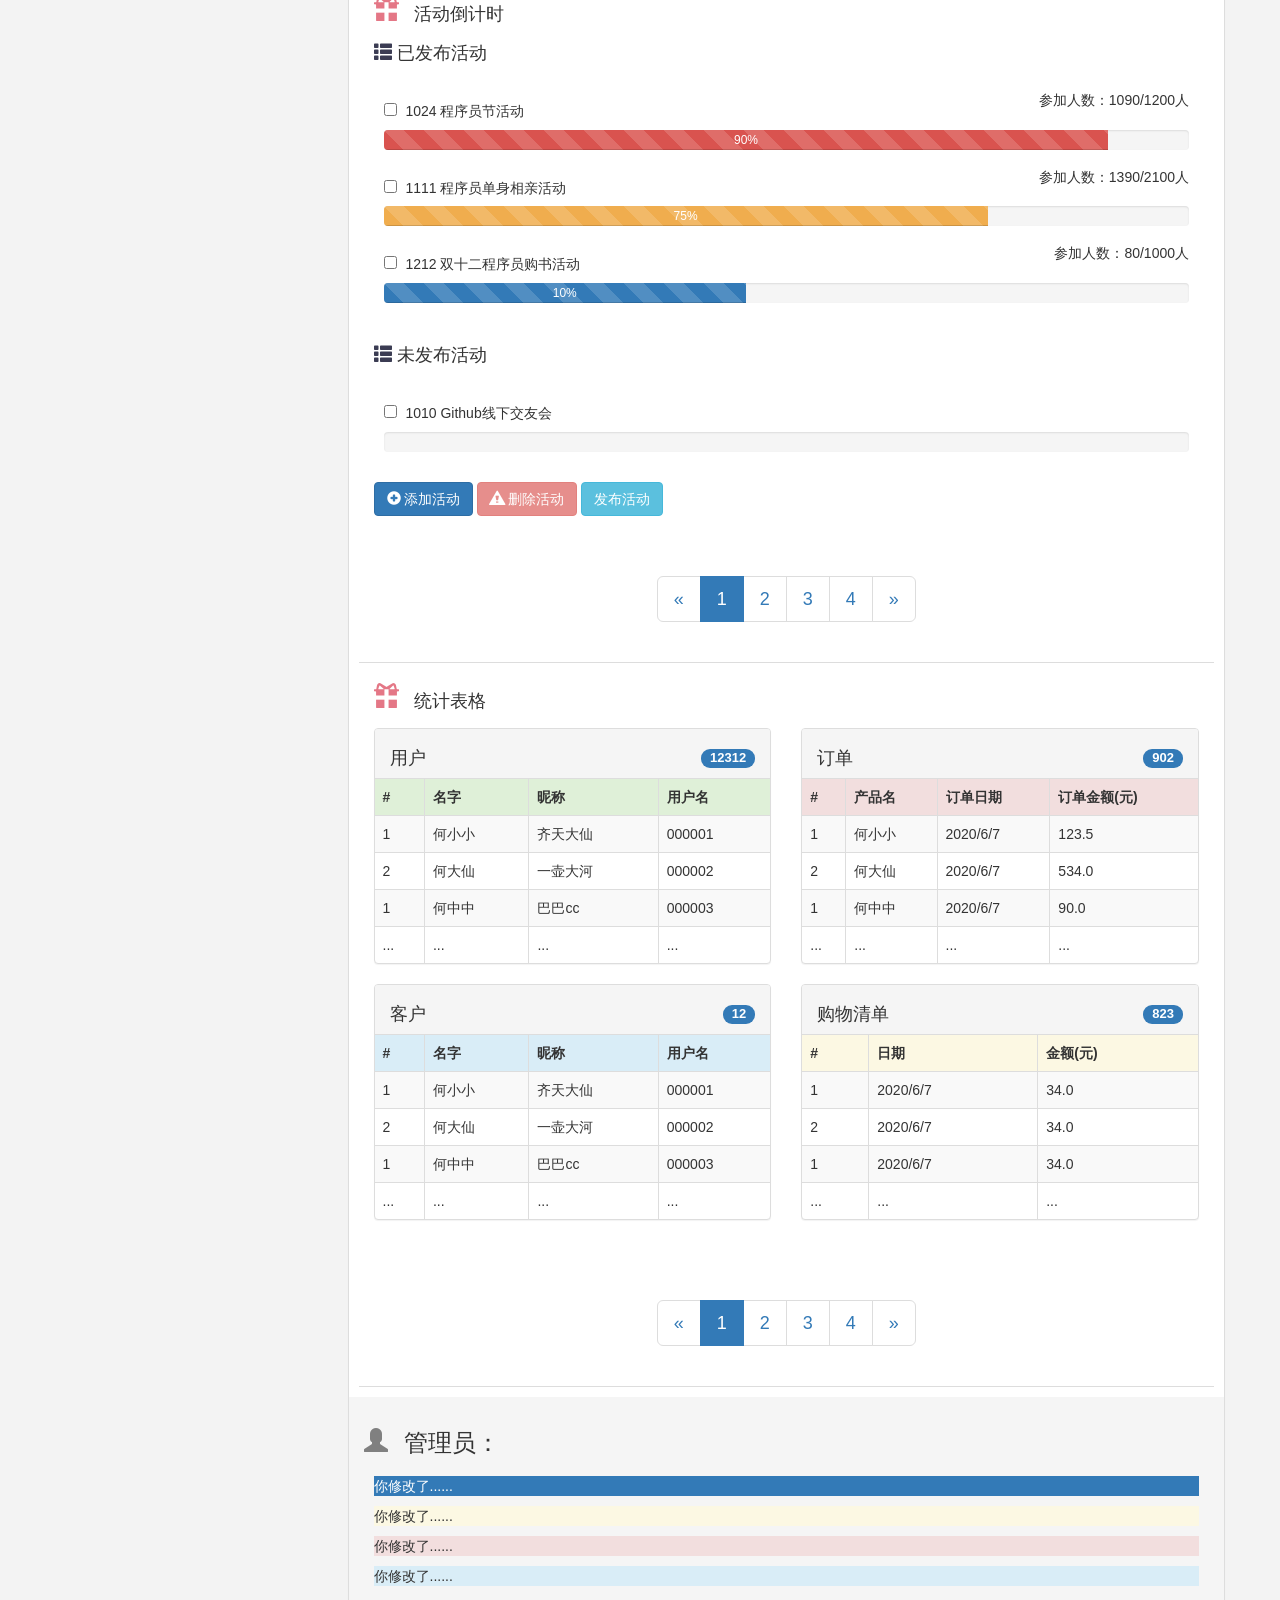
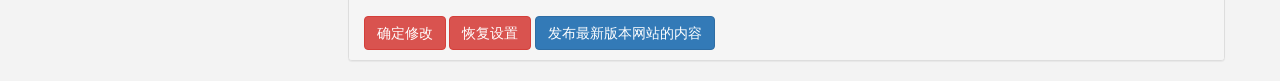
<file: coder/admin.html>
<!DOCTYPE html>
<html lang="en">

<head>
    <meta charset="UTF-8">
    <meta name="viewport" content="width=device-width, initial-scale=1.0">
    <title>Document</title>
    <link rel="stylesheet" href="./assets/css/bootstrap.min.css">
    <link rel="stylesheet" href="./assets/css/admin.css">
    <script src="./assets/js/jquery.min.js"></script>
    <script src="./assets/js/bootstrap.min.js"></script>
    <script src="./assets/js/Chart.min.js"></script>
    <script src="./assets/js/utils.js"></script>
    <script>
        $(function () { $("[data-toggle='popover']").popover(); });
        $(function () { $("[data-toggle='tooltip']").tooltip(); });
        $('.collapse').collapse();
    </script>
</head>

<body>
    <header>
        <div class="container-fluid">
            <div class="row">
                <nav class="navbar navbar-default navbar-fixed-top" role="navigation">
                    <!-- Brand and toggle get grouped for better mobile display -->
                    <div class="navbar-header">
                        <button type="button" class="navbar-toggle" data-toggle="collapse"
                            data-target=".navbar-ex1-collapse">
                            <span class="sr-only">Toggle navigation</span>
                            <span class="icon-bar"></span>
                            <span class="icon-bar"></span>
                            <span class="icon-bar"></span>
                        </button>
                        <a class="navbar-brand" href="#">Coder后台管理页面</a>
                    </div>
                    <!-- Collect the nav links, forms, and other content for toggling -->
                    <div class="collapse navbar-collapse navbar-ex1-collapse">
                        <ul class="nav navbar-nav">
                            <li class="active"><a href="#">首页</a></li>
                            <li class="dropdown">
                                <a href="#" class="dropdown-toggle" data-toggle="dropdown">设置 <b class="caret"></b></a>
                                <ul class="dropdown-menu">
                                    <li><a href="#">Action</a></li>
                                    <li><a href="#">Another action</a></li>
                                    <li><a href="#">Something else here</a></li>
                                    <li><a href="#">Separated link</a></li>
                                </ul>
                            </li>
                            <li class="dropdown">
                                <a href="#" class="dropdown-toggle" data-toggle="dropdown">用户 <b class="caret"></b></a>
                                <ul class="dropdown-menu">
                                    <li><a href="#">Action</a></li>
                                    <li><a href="#">Another action</a></li>
                                    <li><a href="#">Something else here</a></li>
                                    <li><a href="#">Separated link</a></li>
                                </ul>
                            </li>
                            <li class="dropdown">
                                <a href="#" class="dropdown-toggle" data-toggle="dropdown">内容 <b class="caret"></b></a>
                                <ul class="dropdown-menu">
                                    <li><a href="#">Action</a></li>
                                    <li><a href="#">Another action</a></li>
                                    <li><a href="#">Something else here</a></li>
                                    <li><a href="#">Separated link</a></li>
                                </ul>
                            </li>
                        </ul>
                        <ul class="nav navbar-nav navbar-right">
                            <li class="dropdown">
                                <a href="#" class="dropdown-toggle" data-toggle="dropdown">
                                    <i class="glyphicon glyphicon-user"></i>
                                    管理员<b class="caret"></b></a>
                                <ul class="dropdown-menu">
                                    <li><a href="#">Action</a></li>
                                    <li><a href="#">Another action</a></li>
                                    <li><a href="#">Something else here</a></li>
                                    <li><a href="#">Separated link</a></li>
                                </ul>
                            </li>
                        </ul>
                        <form class="navbar-form navbar-left pull-right" role="search">
                            <div class="form-group">
                                <input type="text" class="form-control" placeholder="请输入要搜索的内容">
                            </div>
                            <button type="submit" class="btn btn-default">搜索</button>
                        </form>
                    </div><!-- /.navbar-collapse -->
                </nav>
            </div>
        </div>
    </header>
    <main>
        <div class="container">
            <div class="row">
                <div class="hidden-xs hidden-sm col-md-3 main-left">
                    <!-- nav nav-pills nav-stacked nav nav-list nav-collapse main-left navcollapse-->
                    <ul class="nav nav-pills nav-stacked navcollapse">
                        <li class="active">
                            <a class="active" href="admin.html">后台信息
                                <i class="glyphicon glyphicon-chevron-right pull-right"></i>
                            </a>
                        </li>
                        <li>
                            <a href="javascript:;"> 日历
                                <i class="glyphicon glyphicon-chevron-right pull-right"></i> </li>
                        </a>
                        <li>
                            <a href="javascript:;">统计图表
                                <i class="glyphicon glyphicon-chevron-right pull-right"></i>
                            </a>
                        </li>
                        <li>
                            <a href="javascript:;">表单
                                <i class="glyphicon glyphicon-chevron-right pull-right"></i> </li>
                        </a>
                        <li>
                            <a href="javascript:;">表格
                                <i class="glyphicon glyphicon-chevron-right pull-right"></i>
                            </a>
                        </li>
                        <li>
                            <a href="javascript:;"> 按钮图标
                                <i class="glyphicon glyphicon-chevron-right pull-right"></i>
                            </a>
                        </li>
                        <li>
                            <a href="javascript:;"> 编辑器
                                <i class="glyphicon glyphicon-chevron-right pull-right"></i>
                            </a>
                        </li>
                        <li>
                            <a href="javascript:;"> UI界面
                                <i class="glyphicon glyphicon-chevron-right pull-right"></i>
                            </a>
                        </li>
                        <li>
                            <a href="#"><span class="label label-primary pull-right">731</span> 订单</a>
                        </li>
                        <li>
                            <a href="#"><span class="label label-success pull-right">812</span> 清单</a>
                        </li>
                        <li>
                            <a href="#"><span class="label label-info pull-right">27</span> 客户</a>
                        </li>
                        <li>
                            <a href="#"><span class="label label-info pull-right">1,234</span> 用户</a>
                        </li>
                        <li>
                            <a href="#"><span class="label label-info pull-right">2,221</span> 消息</a>
                        </li>
                        <li>
                            <a href="#"><span class="label label-info pull-right">11</span> 报告</a>
                        </li>
                        <li>
                            <a href="#"><span class="label label-danger pull-right">83</span> 错误</a>
                        </li>
                        <li>
                            <a href="#"><span class="label label-warning pull-right">4,231</span> 日志</a>
                        </li>
                    </ul>
                </div>
                <div class="col-xs-12 col-sm-12 col-md-9 main-right">
                    <section class="mr-info">
                        <div class="row">
                            <div class="alert alert-success alert-dismissible" role="alert">
                                <button type="button" class="close" data-dismiss="alert" aria-label="Close"><span
                                        aria-hidden="true">&times;</span></button>
                                <i class="glyphicon glyphicon-user"></i>
                                <strong>管理员</strong> 欢迎登陆后台的网站！！！
                            </div>
                            <div class="alert alert-warning alert-dismissible" role="alert">
                                <button type="button" class="close" data-dismiss="alert" aria-label="Close"><span
                                        aria-hidden="true">&times;</span></button>
                                <i class="glyphicon glyphicon-alert"></i>
                                <strong>警告</strong> 你的网站存在未知bug
                            </div>
                            <div class="alert alert-danger alert-dismissible" role="alert">
                                <button type="button" class="close" data-dismiss="alert" aria-label="Close"><span
                                        aria-hidden="true">&times;</span></button>
                                <i class="glyphicon glyphicon-alert"></i>
                                <strong>危险</strong> 你受到异常访问的流量
                            </div>
                        </div>
                    </section>
                    <section class="mr-navigation">
                        <div class="row row-style">
                            <ol class="breadcrumb">
                                <li><a href="#">首页</a></li>
                                <li><a href="#">设置</a></li>
                                <li class="active">工具</li>
                            </ol>
                        </div>
                    </section>
                    <section class="mr-server">
                        <div class="row">
                            <div class="panel panel-default">
                                <!-- Default panel contents -->
                                <div class="panel-heading">
                                    <h4>
                                        <i class="glyphicon glyphicon-tasks server-logo"></i>服务器
                                        <i class="glyphicon glyphicon-chevron-right pull-right"></i>
                                    </h4>
                                </div>
                                <div class="panel-body">
                                    <h4 class="pull-left">
                                        服务器数量：12台
                                        操作系统：
                                    </h4>
                                    <button type="button" class="btn btn-success pull-right">
                                        <span class="glyphicon glyphicon-shopping-cart" aria-hidden="true"></span>
                                        购买服务器</button>
                                </div>
                                <!-- List group -->
                                <ul class="list-group">
                                    <li class="list-group-item">
                                        <h4 class="title-icon">
                                            <i class="glyphicon glyphicon-cloud" style="color: rgb(102, 102, 250);"></i>
                                            服务器状态
                                            <b class="systemtime pull-right"></b>
                                        </h4>
                                        <div>
                                            <div id="canvas-holder" style="width:100%">
                                                <canvas id="fircanvas"></canvas>
                                            </div>
                                            <br>
                                            <br>
                                            <button id="randomizeData" class="btn btn-primary">
                                                <i class="glyphicon glyphicon-refresh"></i>
                                                刷新数据变化</button>
                                            <button id="addDataset" class="btn btn-success">添加自定义监控</button>
                                            <button id="removeDataset" class="btn btn-danger">
                                                删除自定义监控</button>
                                            <button id="addData" class="btn btn-success">增加数据</button>
                                            <button data-toggle="tooltip" data-placement="top" title="你必须超级是管理员才能执行这一权限"
                                                id="removeData" class="btn btn-danger disabled">
                                                <i class="glyphicon glyphicon-alert"></i>
                                                清空数据</button>
                                            <button class="btn btn-info">
                                                <i class="glyphicon glyphicon-log-out"></i>
                                                导出数据</button>
                                        </div>
                                    </li>
                                    <li class="list-group-item">
                                        <h4 class="title-icon">
                                            <i class="glyphicon glyphicon-yen" style="color:rgb(245, 201, 4);"></i>
                                            网站收入情况占比
                                            <b class="systemtime pull-right"></b>
                                        </h4>
                                        <div>
                                            <div style="width:100%;">
                                                <canvas id="seccanvas"></canvas>
                                            </div>
                                            <button class="btn btn-primary" id="randomizeData2">
                                                <i class="glyphicon glyphicon-refresh"></i>
                                                刷新数据变化</button>
                                            <button class="btn btn-success" id="addData2">增加数据</button>
                                            <button class="btn btn-danger disabled" id="removeData2"
                                                data-toggle="tooltip" data-placement="top" title="你必须超级是管理员才能执行这一权限">
                                                <i class="glyphicon glyphicon-alert"></i>
                                                删除数据</button>
                                            <button class="btn btn-info">
                                                <i class="glyphicon glyphicon-log-out"></i>
                                                导出数据</button>
                                        </div>
                                    </li>
                                    <li class="list-group-item">
                                        <h4 class="title-icon">
                                            <i class="glyphicon glyphicon-gift" style="color:rgb(228, 119, 134);"></i>
                                            活动倒计时
                                        </h4>
                                        <h4>
                                            <i class="glyphicon glyphicon-th-list" style="color: rgb(59, 60, 83);"></i>
                                            已发布活动</h4>
                                        <ul>
                                            <li>
                                                <h5>
                                                    <input type="checkbox" name="" id="">
                                                    1024 程序员节活动
                                                    <span class="pull-right">参加人数：1090/1200人</span>
                                                </h5>
                                                <div class="progress">
                                                    <div class="progress-bar progress-bar-striped progress-bar-danger active"
                                                        role="progressbar" aria-valuenow="90" aria-valuemin="0"
                                                        aria-valuemax="100" style="width: 90%">
                                                        <span>90%</span>
                                                    </div>
                                                </div>
                                            </li>
                                            <li>
                                                <h5>
                                                    <input type="checkbox" name="" id="">
                                                    1111 程序员单身相亲活动
                                                    <span class="pull-right">参加人数：1390/2100人</span>
                                                </h5>
                                                <div class="progress">
                                                    <div class="progress-bar progress-bar-striped progress-bar-warning active"
                                                        role="progressbar" aria-valuenow="75" aria-valuemin="0"
                                                        aria-valuemax="100" style="width: 75%">
                                                        <span>75%</span>
                                                    </div>
                                                </div>
                                            </li>
                                            <li>
                                                <h5>
                                                    <input type="checkbox" name="" id="">
                                                    1212 双十二程序员购书活动
                                                    <span class="pull-right">参加人数：80/1000人</span>
                                                </h5>
                                                <div class="progress">
                                                    <div class="progress-bar progress-bar-striped active"
                                                        role="progressbar" aria-valuenow="45" aria-valuemin="0"
                                                        aria-valuemax="100" style="width: 45%">
                                                        <span>10%</span>
                                                    </div>
                                                </div>
                                            </li>
                                        </ul>
                                        <h4>
                                            <i class="glyphicon glyphicon-th-list" style="color: rgb(59, 60, 83);"></i>
                                            未发布活动</h4>
                                        <ul>
                                            <li>
                                                <h5>
                                                    <input type="checkbox" name="" id="">
                                                    1010 Github线下交友会</h5>
                                                <div class="progress">
                                                    <div class="progress-bar progress-bar-striped active"
                                                        role="progressbar" aria-valuenow="0" aria-valuemin="0"
                                                        aria-valuemax="100" style="width: 0%">
                                                        <span class="sr-only">0</span>
                                                    </div>
                                                </div>
                                            </li>
                                        </ul>
                                        <button type="button" data-toggle="modal" data-target="#addactive"
                                            class="btn btn-primary">
                                            <span class="glyphicon glyphicon-plus-sign"></span>
                                            添加活动</button>
                                        <button type="button" class="btn btn-danger disabled" data-toggle="tooltip"
                                            data-placement="bottom" title="你必须超级是管理员才能执行这一权限">
                                            <i class="glyphicon glyphicon-alert"></i>
                                            删除活动</button>
                                        <button type="button" class="btn btn-info">发布活动</button>
                                        <nav aria-label="Page navigation" class="center-block"
                                            style="margin-top: 30px;">
                                            <ul class="pagination pagination-lg">
                                                <li>
                                                    <a href="#" aria-label="Previous">
                                                        <span aria-hidden="true">&laquo;</span>
                                                    </a>
                                                </li>
                                                <li class="active"><a href="#">1</a></li>
                                                <li><a href="#">2</a></li>
                                                <li><a href="#">3</a></li>
                                                <li><a href="#">4</a></li>
                                                <li>
                                                    <a href="#" aria-label="Next">
                                                        <span aria-hidden="true">&raquo;</span>
                                                    </a>
                                                </li>
                                            </ul>
                                        </nav>
                                    </li>
                                    <li class="list-group-item statistics-table">
                                        <h4 class="title-icon">
                                            <i class="glyphicon glyphicon-gift" style="color:rgb(228, 119, 134);"></i>
                                            统计表格
                                        </h4>
                                        <div class="row">
                                            <div class="col-xs-12 col-sm-12 col-md-6">
                                                <div class="panel panel-default">
                                                    <div class="panel-heading">
                                                        <h4>用户
                                                            <span class="label label-primary pull-right">12312</span>
                                                        </h4>
                                                    </div>
                                                    <table
                                                        class="table table-hover table-striped table-bordered table-style">
                                                        <thead>
                                                            <tr class="success">
                                                                <th>#</th>
                                                                <th>名字</th>
                                                                <th>昵称</th>
                                                                <th>用户名</th>
                                                            </tr>
                                                        </thead>
                                                        <tbody>
                                                            <tr>
                                                                <td>1</td>
                                                                <td>何小小</td>
                                                                <td>齐天大仙</td>
                                                                <td>000001</td>
                                                            </tr>
                                                            <tr>
                                                                <td>2</td>
                                                                <td>何大仙</td>
                                                                <td>一壶大河</td>
                                                                <td>000002</td>
                                                            </tr>
                                                            <tr>
                                                                <td>1</td>
                                                                <td>何中中</td>
                                                                <td>巴巴cc</td>
                                                                <td>000003</td>
                                                            </tr>
                                                            <tr>
                                                                <td>...</td>
                                                                <td>...</td>
                                                                <td>...</td>
                                                                <td>...</td>
                                                            </tr>
                                                        </tbody>
                                                    </table>
                                                </div>
                                            </div>
                                            <div class="col-xs-12 col-sm-12 col-md-6">
                                                <div class="panel panel-default">
                                                    <div class="panel-heading">
                                                        <h4>订单
                                                            <span class="label label-primary pull-right">902</span>
                                                        </h4>
                                                    </div>
                                                    <table
                                                        class="table table-hover table-striped table-bordered table-style">
                                                        <thead>
                                                            <tr class="danger">
                                                                <th>#</th>
                                                                <th>产品名</th>
                                                                <th>订单日期</th>
                                                                <th>订单金额(元)</th>
                                                            </tr>
                                                        </thead>
                                                        <tbody>
                                                            <tr>
                                                                <td>1</td>
                                                                <td>何小小</td>
                                                                <td>2020/6/7</td>
                                                                <td>123.5</td>
                                                            </tr>
                                                            <tr>
                                                                <td>2</td>
                                                                <td>何大仙</td>
                                                                <td>2020/6/7</td>
                                                                <td>534.0</td>
                                                            </tr>
                                                            <tr>
                                                                <td>1</td>
                                                                <td>何中中</td>
                                                                <td>2020/6/7</td>
                                                                <td>90.0</td>
                                                            </tr>
                                                            <tr>
                                                                <td>...</td>
                                                                <td>...</td>
                                                                <td>...</td>
                                                                <td>...</td>
                                                            </tr>
                                                        </tbody>
                                                    </table>
                                                </div>
                                            </div>
                                        </div>
                                        <div class="row">
                                            <div class="col-xs-12 col-sm-12 col-md-6">
                                                <div class="panel panel-default">
                                                    <div class="panel-heading">
                                                        <h4>客户
                                                            <span class="label label-primary pull-right">12</span>
                                                        </h4>
                                                    </div>
                                                    <table
                                                        class="table table-hover table-striped table-bordered table-style">
                                                        <thead>
                                                            <tr class="info">
                                                                <th>#</th>
                                                                <th>名字</th>
                                                                <th>昵称</th>
                                                                <th>用户名</th>
                                                            </tr>
                                                        </thead>
                                                        <tbody>
                                                            <tr>
                                                                <td>1</td>
                                                                <td>何小小</td>
                                                                <td>齐天大仙</td>
                                                                <td>000001</td>
                                                            </tr>
                                                            <tr>
                                                                <td>2</td>
                                                                <td>何大仙</td>
                                                                <td>一壶大河</td>
                                                                <td>000002</td>
                                                            </tr>
                                                            <tr>
                                                                <td>1</td>
                                                                <td>何中中</td>
                                                                <td>巴巴cc</td>
                                                                <td>000003</td>
                                                            </tr>
                                                            <tr>
                                                                <td>...</td>
                                                                <td>...</td>
                                                                <td>...</td>
                                                                <td>...</td>
                                                            </tr>
                                                        </tbody>
                                                    </table>
                                                </div>
                                            </div>
                                            <div class="col-xs-12 col-sm-12 col-md-6">
                                                <div class="panel panel-default">
                                                    <div class="panel-heading">
                                                        <h4>购物清单
                                                            <span class="label label-primary pull-right">823</span>
                                                        </h4>
                                                    </div>
                                                    <table
                                                        class="table table-hover table-striped table-bordered table-style">
                                                        <thead>
                                                            <tr class="warning">
                                                                <th>#</th>
                                                                <th>日期</th>
                                                                <th>金额(元)</th>
                                                            </tr>
                                                        </thead>
                                                        <tbody>
                                                            <tr>
                                                                <td>1</td>
                                                                <td>2020/6/7</td>
                                                                <td>34.0</td>
                                                            </tr>
                                                            <tr>
                                                                <td>2</td>
                                                                <td>2020/6/7</td>
                                                                <td>34.0</td>
                                                            </tr>
                                                            <tr>
                                                                <td>1</td>
                                                                <td>2020/6/7</td>
                                                                <td>34.0</td>
                                                            </tr>
                                                            <tr>
                                                                <td>...</td>
                                                                <td>...</td>
                                                                <td>...</td>
                                                            </tr>
                                                        </tbody>
                                                    </table>
                                                </div>
                                            </div>
                                        </div>
                                        <nav aria-label="Page navigation" class="center-block"
                                            style="margin-top: 30px;">
                                            <ul class="pagination pagination-lg">
                                                <li>
                                                    <a href="#" aria-label="Previous">
                                                        <span aria-hidden="true">&laquo;</span>
                                                    </a>
                                                </li>
                                                <li class="active"><a href="#">1</a></li>
                                                <li><a href="#">2</a></li>
                                                <li><a href="#">3</a></li>
                                                <li><a href="#">4</a></li>
                                                <li>
                                                    <a href="#" aria-label="Next">
                                                        <span aria-hidden="true">&raquo;</span>
                                                    </a>
                                                </li>
                                            </ul>
                                        </nav>
                                    </li>
                                </ul>
                                <div class="panel-footer">
                                    <h3>
                                        <i class="glyphicon glyphicon-user"
                                            style="color: gray; margin-right: 10px;"></i>
                                        管理员：
                                    </h3>
                                    <ul>
                                        <li>
                                            <p class="bg-primary"> 你修改了......</p>
                                        </li>
                                        <li>
                                            <p class="bg-warning"> 你修改了......</p>
                                        </li>
                                        <li>
                                            <p class="bg-danger"> 你修改了......</p>
                                        </li>
                                        <li>
                                            <p class="bg-info"> 你修改了......</p>
                                        </li>
                                    </ul>
                                    <button type="button" class="btn btn-danger">确定修改</button>
                                    <button type="button" class="btn btn-danger">恢复设置</button>
                                    <button type="button" class="btn btn-primary">发布最新版本网站的内容</button>
                                </div>
                            </div>
                        </div>
                    </section>
                </div>
            </div>
        </div>
        <!-- 
添加活动模态框
 -->
        <div class="modal fade" id="addactive">
            <div class="modal-dialog">
                <div class="modal-content">
                    <div class="modal-header">
                        <button type="button" class="close" data-dismiss="modal" aria-hidden="true">&times;</button>
                        <h4 class="modal-title">添加活动</h4>
                    </div>
                    <div class="modal-body">
                        <div class="input-group">
                            <input type="text" class="form-control" id="exampleInputAmount" placeholder="请输入要搜索的内容">
                            <span class="input-group-btn">
                                <button type="button" class="btn btn-default">添加</button>
                            </span>
                        </div>
                    </div>
                    <div class="modal-footer">
                        <button type="button" class="btn btn-default" data-dismiss="modal">关闭</button>
                        <button type="button" class="btn btn-primary">保存</button>
                    </div>
                </div>
            </div>
        </div>
    </main>

    <script src="./assets/js/admin.js"></script>
</body>

</html>
</file>
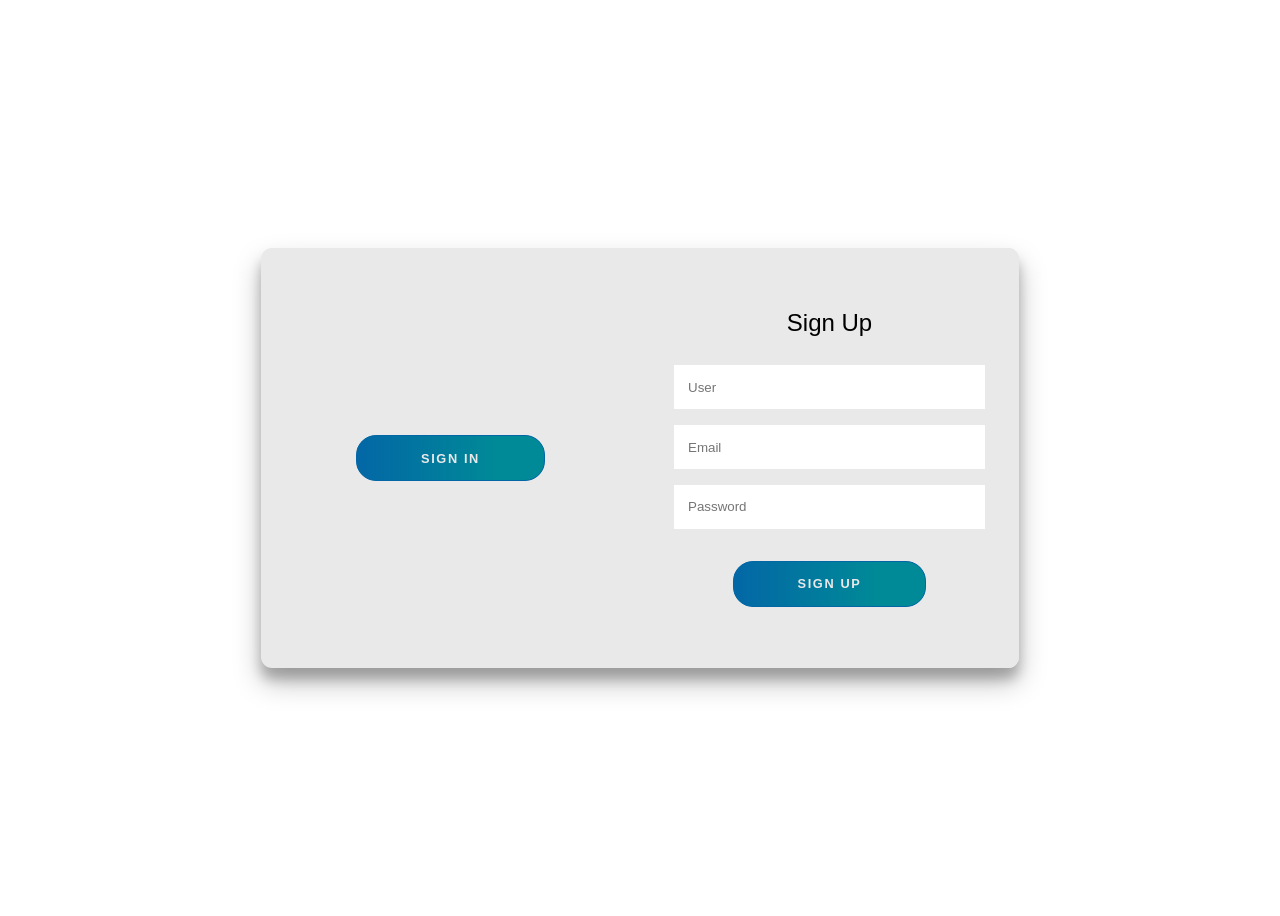
<file: login/login-01.html>
<!DOCTYPE html>
<html lang="en">

<head>
    <meta charset="UTF-8">
    <meta http-equiv="X-UA-Compatible" content="IE=edge">
    <meta name="viewport" content="width=device-width, initial-scale=1.0">
    <title>Document</title>
    <!-- https://codepen.io/danielarlert/pen/LYNVyPL -->
    <style>
        :root {
            /* COLORS */
            --white: #e9e9e9;
            --gray: #333;
            --blue: #0367a6;
            --lightblue: #008997;

            /* RADII */
            --button-radius: 0.7rem;

            /* SIZES */
            --max-width: 758px;
            --max-height: 420px;

            font-size: 16px;
            font-family: -apple-system, BlinkMacSystemFont, "Segoe UI", Roboto, Oxygen,
                Ubuntu, Cantarell, "Open Sans", "Helvetica Neue", sans-serif;
        }

        body {
            align-items: center;
            background-color: var(--white);
            background: url("https://res.cloudinary.com/dci1eujqw/image/upload/v1616769558/Codepen/waldemar-brandt-aThdSdgx0YM-unsplash_cnq4sb.jpg");
            background-attachment: fixed;
            background-position: center;
            background-repeat: no-repeat;
            background-size: cover;
            display: grid;
            height: 100vh;
            place-items: center;
        }

        .form__title {
            font-weight: 300;
            margin: 0;
            margin-bottom: 1.25rem;
        }

        .link {
            color: var(--gray);
            font-size: 0.9rem;
            margin: 1.5rem 0;
            text-decoration: none;
        }

        .container {
            background-color: var(--white);
            border-radius: var(--button-radius);
            box-shadow: 0 0.9rem 1.7rem rgba(0, 0, 0, 0.25),
                0 0.7rem 0.7rem rgba(0, 0, 0, 0.22);
            height: var(--max-height);
            max-width: var(--max-width);
            overflow: hidden;
            position: relative;
            width: 100%;
        }

        .container__form {
            height: 100%;
            position: absolute;
            top: 0;
            transition: all 0.6s ease-in-out;
        }

        .container--signin {
            left: 0;
            width: 50%;
            z-index: 2;
        }

        .container.right-panel-active .container--signin {
            transform: translateX(100%);
        }

        .container--signup {
            left: 0;
            opacity: 0;
            width: 50%;
            z-index: 1;
        }

        .container.right-panel-active .container--signup {
            animation: show 0.6s;
            opacity: 1;
            transform: translateX(100%);
            z-index: 5;
        }

        .container__overlay {
            height: 100%;
            left: 50%;
            overflow: hidden;
            position: absolute;
            top: 0;
            transition: transform 0.6s ease-in-out;
            width: 50%;
            z-index: 100;
        }

        .container.right-panel-active .container__overlay {
            transform: translateX(-100%);
        }

        .overlay {
            background-color: var(--lightblue);
            background: url("https://res.cloudinary.com/dci1eujqw/image/upload/v1616769558/Codepen/waldemar-brandt-aThdSdgx0YM-unsplash_cnq4sb.jpg");
            background-attachment: fixed;
            background-position: center;
            background-repeat: no-repeat;
            background-size: cover;
            height: 100%;
            left: -100%;
            position: relative;
            transform: translateX(0);
            transition: transform 0.6s ease-in-out;
            width: 200%;
        }

        .container.right-panel-active .overlay {
            transform: translateX(50%);
        }

        .overlay__panel {
            align-items: center;
            display: flex;
            flex-direction: column;
            height: 100%;
            justify-content: center;
            position: absolute;
            text-align: center;
            top: 0;
            transform: translateX(0);
            transition: transform 0.6s ease-in-out;
            width: 50%;
        }

        .overlay--left {
            transform: translateX(-20%);
        }

        .container.right-panel-active .overlay--left {
            transform: translateX(0);
        }

        .overlay--right {
            right: 0;
            transform: translateX(0);
        }

        .container.right-panel-active .overlay--right {
            transform: translateX(20%);
        }

        .btn {
            background-color: var(--blue);
            background-image: linear-gradient(90deg, var(--blue) 0%, var(--lightblue) 74%);
            border-radius: 20px;
            border: 1px solid var(--blue);
            color: var(--white);
            cursor: pointer;
            font-size: 0.8rem;
            font-weight: bold;
            letter-spacing: 0.1rem;
            padding: 0.9rem 4rem;
            text-transform: uppercase;
            transition: transform 80ms ease-in;
        }

        .form>.btn {
            margin-top: 1.5rem;
        }

        .btn:active {
            transform: scale(0.95);
        }

        .btn:focus {
            outline: none;
        }

        .form {
            background-color: var(--white);
            display: flex;
            align-items: center;
            justify-content: center;
            flex-direction: column;
            padding: 0 3rem;
            height: 100%;
            text-align: center;
        }

        .input {
            background-color: #fff;
            border: none;
            padding: 0.9rem 0.9rem;
            margin: 0.5rem 0;
            width: 100%;
        }

        @keyframes show {

            0%,
            49.99% {
                opacity: 0;
                z-index: 1;
            }

            50%,
            100% {
                opacity: 1;
                z-index: 5;
            }
        }
    </style>
</head>

<body>
    <div class="container right-panel-active">
        <!-- Sign Up -->
        <div class="container__form container--signup">
            <form action="#" class="form" id="form1">
                <h2 class="form__title">Sign Up</h2>
                <input type="text" placeholder="User" class="input" />
                <input type="email" placeholder="Email" class="input" />
                <input type="password" placeholder="Password" class="input" />
                <button class="btn">Sign Up</button>
            </form>
        </div>

        <!-- Sign In -->
        <div class="container__form container--signin">
            <form action="#" class="form" id="form2">
                <h2 class="form__title">Sign In</h2>
                <input type="email" placeholder="Email" class="input" />
                <input type="password" placeholder="Password" class="input" />
                <a href="#" class="link">Forgot your password?</a>
                <button class="btn">Sign In</button>
            </form>
        </div>

        <!-- Overlay -->
        <div class="container__overlay">
            <div class="overlay">
                <div class="overlay__panel overlay--left">
                    <button class="btn" id="signIn">Sign In</button>
                </div>
                <div class="overlay__panel overlay--right">
                    <button class="btn" id="signUp">Sign Up</button>
                </div>
            </div>
        </div>
    </div>
</body>

</html>
</file>
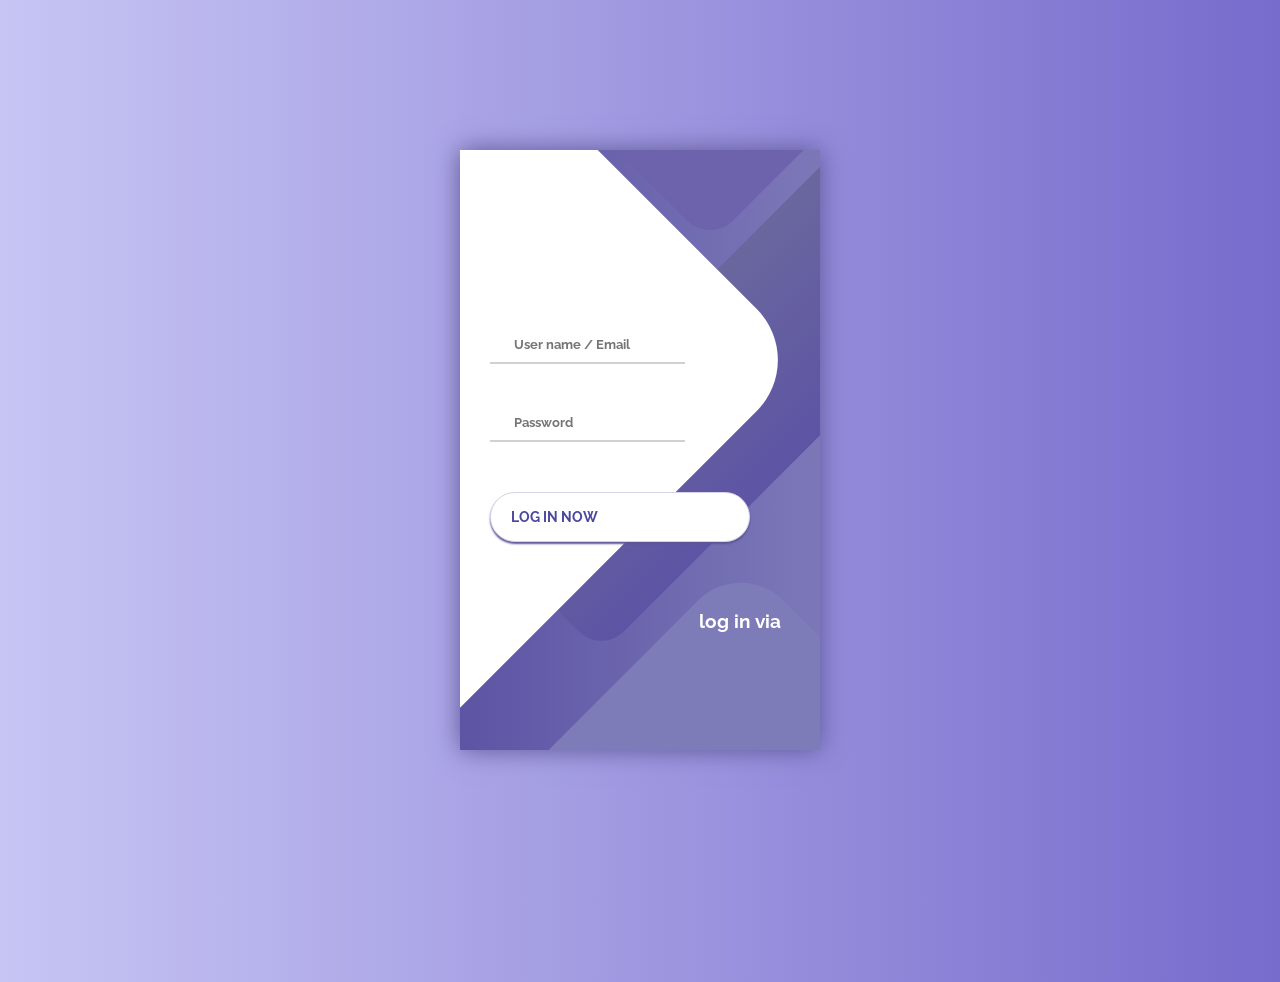
<file: login/login-02.html>
<!DOCTYPE html>
<html lang="en">

<head>
    <meta charset="UTF-8">
    <meta http-equiv="X-UA-Compatible" content="IE=edge">
    <meta name="viewport" content="width=device-width, initial-scale=1.0">
    <title>Document</title>
    <!-- https://codepen.io/Mohuth/pen/QWgrPvp -->
    <style>
        @import url('https://fonts.googleapis.com/css?family=Raleway:400,700');

        * {
            box-sizing: border-box;
            margin: 0;
            padding: 0;
            font-family: Raleway, sans-serif;
        }

        body {
            background: linear-gradient(90deg, #C7C5F4, #776BCC);
        }

        .container {
            display: flex;
            align-items: center;
            justify-content: center;
            min-height: 100vh;
        }

        .screen {
            background: linear-gradient(90deg, #5D54A4, #7C78B8);
            position: relative;
            height: 600px;
            width: 360px;
            box-shadow: 0px 0px 24px #5C5696;
        }

        .screen__content {
            z-index: 1;
            position: relative;
            height: 100%;
        }

        .screen__background {
            position: absolute;
            top: 0;
            left: 0;
            right: 0;
            bottom: 0;
            z-index: 0;
            -webkit-clip-path: inset(0 0 0 0);
            clip-path: inset(0 0 0 0);
        }

        .screen__background__shape {
            transform: rotate(45deg);
            position: absolute;
        }

        .screen__background__shape1 {
            height: 520px;
            width: 520px;
            background: #FFF;
            top: -50px;
            right: 120px;
            border-radius: 0 72px 0 0;
        }

        .screen__background__shape2 {
            height: 220px;
            width: 220px;
            background: #6C63AC;
            top: -172px;
            right: 0;
            border-radius: 32px;
        }

        .screen__background__shape3 {
            height: 540px;
            width: 190px;
            background: linear-gradient(270deg, #5D54A4, #6A679E);
            top: -24px;
            right: 0;
            border-radius: 32px;
        }

        .screen__background__shape4 {
            height: 400px;
            width: 200px;
            background: #7E7BB9;
            top: 420px;
            right: 50px;
            border-radius: 60px;
        }

        .login {
            width: 320px;
            padding: 30px;
            padding-top: 156px;
        }

        .login__field {
            padding: 20px 0px;
            position: relative;
        }

        .login__icon {
            position: absolute;
            top: 30px;
            color: #7875B5;
        }

        .login__input {
            border: none;
            border-bottom: 2px solid #D1D1D4;
            background: none;
            padding: 10px;
            padding-left: 24px;
            font-weight: 700;
            width: 75%;
            transition: .2s;
        }

        .login__input:active,
        .login__input:focus,
        .login__input:hover {
            outline: none;
            border-bottom-color: #6A679E;
        }

        .login__submit {
            background: #fff;
            font-size: 14px;
            margin-top: 30px;
            padding: 16px 20px;
            border-radius: 26px;
            border: 1px solid #D4D3E8;
            text-transform: uppercase;
            font-weight: 700;
            display: flex;
            align-items: center;
            width: 100%;
            color: #4C489D;
            box-shadow: 0px 2px 2px #5C5696;
            cursor: pointer;
            transition: .2s;
        }

        .login__submit:active,
        .login__submit:focus,
        .login__submit:hover {
            border-color: #6A679E;
            outline: none;
        }

        .button__icon {
            font-size: 24px;
            margin-left: auto;
            color: #7875B5;
        }

        .social-login {
            position: absolute;
            height: 140px;
            width: 160px;
            text-align: center;
            bottom: 0px;
            right: 0px;
            color: #fff;
        }

        .social-icons {
            display: flex;
            align-items: center;
            justify-content: center;
        }

        .social-login__icon {
            padding: 20px 10px;
            color: #fff;
            text-decoration: none;
            text-shadow: 0px 0px 8px #7875B5;
        }

        .social-login__icon:hover {
            transform: scale(1.5);
        }
    </style>
</head>

<body>
    <div class="container">
        <div class="screen">
            <div class="screen__content">
                <form class="login">
                    <div class="login__field">
                        <i class="login__icon fas fa-user"></i>
                        <input type="text" class="login__input" placeholder="User name / Email">
                    </div>
                    <div class="login__field">
                        <i class="login__icon fas fa-lock"></i>
                        <input type="password" class="login__input" placeholder="Password">
                    </div>
                    <button class="button login__submit">
                        <span class="button__text">Log In Now</span>
                        <i class="button__icon fas fa-chevron-right"></i>
                    </button>
                </form>
                <div class="social-login">
                    <h3>log in via</h3>
                    <div class="social-icons">
                        <a href="#" class="social-login__icon fab fa-instagram"></a>
                        <a href="#" class="social-login__icon fab fa-facebook"></a>
                        <a href="#" class="social-login__icon fab fa-twitter"></a>
                    </div>
                </div>
            </div>
            <div class="screen__background">
                <span class="screen__background__shape screen__background__shape4"></span>
                <span class="screen__background__shape screen__background__shape3"></span>
                <span class="screen__background__shape screen__background__shape2"></span>
                <span class="screen__background__shape screen__background__shape1"></span>
            </div>
        </div>
    </div>
</body>

</html>
</file>
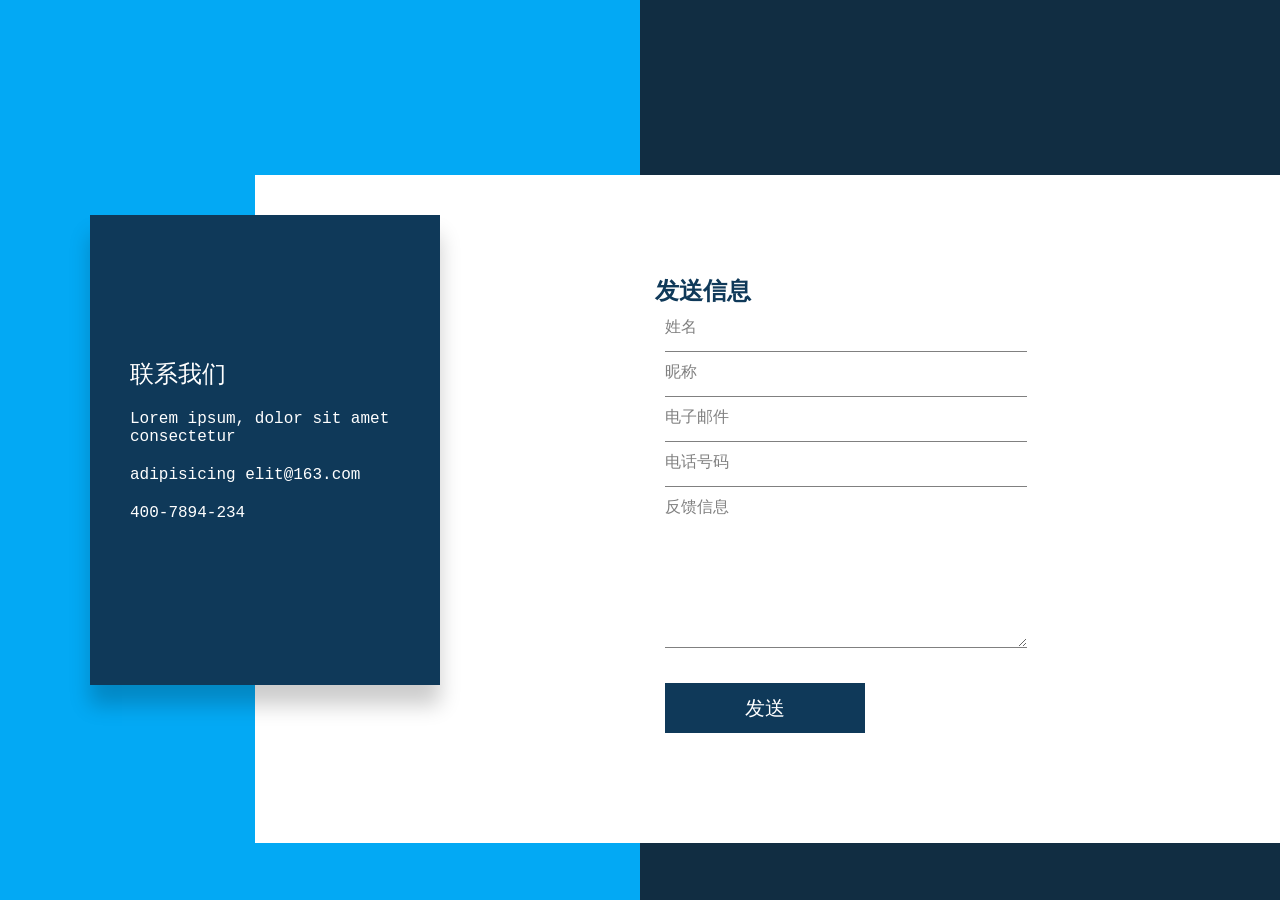
<file: login/login-03.html>
<!DOCTYPE html>
<html lang="en">
  <head>
    <meta charset="UTF-8" />
    <meta http-equiv="X-UA-Compatible" content="IE=edge" />
    <meta name="viewport" content="width=device-width, initial-scale=1.0" />
    <title>Document</title>
    <link
      rel="stylesheet"
      href="https://cdn.staticfile.org/font-awesome/4.7.0/css/font-awesome.css"
    />
    <style>
      * {
        margin: 0;
        padding: 0;
        box-sizing: border-box;
        list-style-type: none;
        text-decoration: none;
        font-family: "Courier New", Courier, monospace;
      }

      section {
        position: relative;
        display: flex;
        justify-content: center;
        align-items: center;
        min-height: 100vh;
        background: #112d42;
      }

      section::before {
        content: "";
        position: absolute;
        top: 0;
        left: 0;
        width: 50%;
        min-height: 100%;
        background: #03a9f4;
      }

      section .container {
        position: relative;
        min-width: 1100px;
        min-height: 550px;
        display: flex;
        z-index: 1000;
      }

      section .container .contactinfo {
        position: absolute;
        top: 40px;
        width: 350px;
        height: calc(100% - 80px);
        background: #0f3959;
        z-index: 1;
        page-break-inside: 40px;
        padding: 40px;
        display: flex;
        flex-direction: column;
        justify-content: space-around;
        box-shadow: 0 20px 20px rgba(0, 0, 0, 0.2);
      }

      section .container .contactinfo h2 {
        color: #fff;
        font-size: 24px;
        font-weight: 500;
      }

      section .container .contactinfo .info {
        position: relative;
        margin: 20px 0;
        color: #fff;
        font-weight: 500;
      }

      section .container .contactinfo .info li {
        position: relative;
        display: flex;
        margin: 20px 0;
        cursor: pointer;
        align-items: flex-start;
      }

      section .container .contactForm {
        position: absolute;
        padding: 100px 400px;
        left: 15%;
        background-color: #fff;
        box-sizing: border-box;
      }
      section .container .contactForm h2 {
        color: #0f3959;
      }

      section .container .contactForm .inputBox {
        position: relative;
        margin: 10px;
      }
      section .container .contactForm input {
        border: none;
        border-bottom: 1px solid gray;
        outline: none;
        font-size: 30px;
      }
      section .container .contactForm .inputBox span {
        position: absolute;
        top: 0;
        left: 0;
        color: gray;
        margin: 0px 0px 20px 0px;
      }

      section .container .contactForm .inputBox button {
        width: 200px;
        height: 50px;
        background: #0f3959;
        color: white;
        font-size: 20px;
        border: none;
        margin-top: 20px;
      }

      section .container .contactForm textarea {
        width: 100%;
        border: none;
        border-bottom: 1px solid gray;
        outline: none;
      }
    </style>
    <script></script>
  </head>
  <body>
    <section>
      <div class="container">
        <div class="contactinfo">
          <div>
            <h2>联系我们</h2>
            <ul class="info">
              <li>
                <span><i class="fa-li fa fa-map"></i></span>
                <span>Lorem ipsum, dolor sit amet consectetur</span>
              </li>
              <li>
                <span><i class="fa-li fa fa-mail-reply"></i></span>
                <span>adipisicing elit@163.com</span>
              </li>
              <li>
                <span><i class="fa-li fa fa-phone"></i></span>
                <span>400-7894-234</span>
              </li>
            </ul>
          </div>
        </div>
        <div class="contactForm">
          <h2>发送信息</h2>
          <div class="formBox">
            <div class="inputBox w50">
              <input type="text" name="" id="" required />
              <span>姓名</span>
            </div>
            <div class="inputBox w50">
              <input type="text" name="" id="" required />
              <span>昵称</span>
            </div>
            <div class="inputBox w50">
              <input type="email" name="" id="" required />
              <span>电子邮件</span>
            </div>
            <div class="inputBox w50">
              <input type="tel" name="" id="" required />
              <span>电话号码</span>
            </div>
            <div class="inputBox w100">
              <textarea name="" id="" cols="30" rows="10" required></textarea>
              <span>反馈信息</span>
            </div>
            <div class="inputBox w100">
              <button>发送</button>
            </div>
          </div>
        </div>
      </div>
    </section>
  </body>
</html>
</file>
<file: coder/assets/css/index.css>
* {
    padding: 0;
    margin: 0;
    list-style: none;
}

.icon {
    width: 1em;
    height: 1em;
    vertical-align: -0.15em;
    fill: currentColor;
    overflow: hidden;
}

button:focus,
button:active:focus,
button.active:focus,
button.focus,
button:active.focus,
button.active.focus {
    outline: none;
}

/* 
common
*/

.section-title {
    padding: 40px 0px 20px 0px;
    margin-bottom: 30px;
    border-bottom: 1px dashed rgb(221, 221, 221);
}


/* header */
header {}


.navbar a {
    color: white;
    letter-spacing: 3px;
}

.navbar .navbar-collapse a:hover {
    color: rgb(102, 102, 255);
    transition: all 0.9s;
    -webkit-transition: all 0.9s;
    -moz-transition: all 0.9s;
    -ms-transition: all 0.9s;
    -o-transition: all 0.9s;
}

.navbar-header .logo:hover .icon2 {
    animation: logokf 2s ease-out infinite;
    -webkit-animation: logokf 2s ease-out infinite;
}

@keyframes logokf {
    0% {
        transform: translate(0px, 0px);
        -webkit-transform: translate(0px, 0px);
        -moz-transform: translate(0px, 0px);
        -ms-transform: translate(0px, 0px);
        -o-transform: translate(0px, 0px);
    }

    50% {
        transform: translate(140px, 0px);
        -webkit-transform: translate(140px, 0px);
        -moz-transform: translate(140px, 0px);
        -ms-transform: translate(140px, 0px);
        -o-transform: translate(140px, 0px);
    }

    100% {
        transform: translate(0px, 0px);
        -webkit-transform: translate(0px, 0px);
        -moz-transform: translate(0px, 0px);
        -ms-transform: translate(0px, 0px);
        -o-transform: translate(0px, 0px);
    }
}

.logo {
    position: relative;
}

.icon2 {
    position: absolute;
    left: -170px;
    z-index: 100;
}

.navbar .navbar-nav a:hover,
.navbar .navbar-nav a:focus {
    background-color: transparent;
}

.navbar-toggle .icon-bar {
    background-color: white;
}

.navbar i {
    padding-right: 3px;
}

/* 
banner
*/

.banner {
    width: 100%;
    height: 600px;
}

.banner .container-fluid {
    padding: 0px 0px;
}

.banner .container-fluid .carousel .carousel-inner img {
    width: 100%;
    height: 600px;
}

.carousel .carousel-inner code {
    margin: 0px 10px;
    line-height: 25px;
}

.carousel .carousel-inner .banner-btn {
    display: inline-block;
    margin-top: 10px;
    border: none;
    border-radius: 5px;
    box-shadow: 3px 2px 2px gray;
    outline: none;
}

.carousel-control.left,
.carousel-control.right {
    width: 150px;
    background-image: none;
}


/* 
section technology
*/

#technology {
    height: 75px;
    padding: 15px 0px;
    background-color: #f7f8fa;
}

#technology .iconpot {
    display: flex;
    justify-content: center;
}

#technology svg {
    font-size: 40px;
    text-align: center;
    cursor: pointer;
    line-height: 75px;
    transition: all 0.5s ease;
    -webkit-transition: all 0.5s ease;
    -moz-transition: all 0.5s ease;
    -ms-transition: all 0.5s ease;
    -o-transition: all 0.5s ease;
}

#technology svg:hover {
    font-size: 50px;
}

/* 
section new
*/
.new {
    height: 680px;
    width: 100%;
    margin: 20px auto;
}

.jumbotron {
    height: 500px;
    color: white !important;
}

.new-left-jumbotron {
    width: 100%;
    height: 500px;

}

.new-left-jumbotron h2 {
    padding: 20px 0px;
    text-align: center;
}

.new-left-jumbotron .btn-look {
    margin-top: 50px;
}

.new-left-panel a:hover,
.new-left-panel a:visited,
.new-left-panel a:active,
.new-left-panel a:link {
    text-decoration: none;
}


#count {
    height: 300px;
    width: 100%;
    background: url('../image/banner5.jpg');
    background-attachment: fixed;
    /* background-color: #f7f8fa; */
}

d .count-bg {
    overflow: hidden;
}

.count .counters .num {
    font-size: 30px;
    display: block;
    /* color: #414c64; */
}

.count .counters .pie {
    margin: 20px auto 0px;
}

.codeleader {
    height: 600px;
    width: 100%;
    background-color: white;
}

.codeleader h2 {
    margin: 20px 0px;
}

.codeleader p {
    font-size: 16px;
}


.codeleader {
    width: 100%;
    height: 600px;
}

.codeleader .row {
    display: flex;
    justify-content: space-between;
    margin-top: 50px;
}

.codeleader .leader-card {
    width: 360px;
    height: 420px;
    border: 1px solid rgb(223, 223, 223);
    padding: 20px;
    background-color: #fafafa;
    border-radius: 7px;
    box-shadow: 5px 15px 10px rgb(218, 218, 218);
    position: relative;
    -webkit-border-radius: 7px;
    -moz-border-radius: 7px;
    -ms-border-radius: 7px;
    -o-border-radius: 7px;
}

.codeleader .leader-card .circle-box {
    width: 80px;
    height: 80px;
    border-radius: 50%;

    background-repeat: center center;
    background-size: 100px 100px;
    background-color: orange;
    position: absolute;
    bottom: 10px;
    display: flex;
    justify-content: flex-end;
    align-items: flex-end;
}

.circle-box1 {
    background-image: url('../image/C.jpg');
    background-position: -10px 3px;
}

.circle-box2 {
    background-image: url('../image/java.jpg');
    background-position: -8px 1px;
}

.circle-box3 {
    background-image: url('../image/JavaScript.jpg');
    background-position: -15px 1px;
}

.leader-card .description {
    height: 200px;
    color: rgb(170, 170, 170);
    /* color: red; */
}

.leader-card .name {
    font-size: 20px;
    color: rgb(100, 100, 255);
}

.leader-card .createlanguage {
    font-size: 25px;
    color: rgb(250, 69, 69);
}

.leader-card .icon-add {
    font-size: 25px;
    cursor: pointer;
}

.codeleader .carousel-indicators {
    position: static;
    margin: 10px auto;
}


.codeleader-car-ind {
    /* background-color: red; */
}




/* 
section blog
*/
#blog {
    width: 100%;
    height: 1300px;
}


.contact .info {
    width: 100%;
    height: 380px;
    background: white;
}

.contact .info i {
    font-size: 32px;
    color: rgb(102, 102, 255);
    float: left;
    line-height: 1;
}

.contact .info h4 {
    padding: 0 0 0 60px;
    font-size: 22px;
    font-weight: 600;
    margin-bottom: 5px;
    color: #282828;
}

.contact .info p {
    padding: 0 0 0 60px;
    margin-bottom: 0;
    font-size: 14px;
    color: #5b5b5b;
}

.contact .info .email,
.contact .info .phone {
    margin-top: 40px;
}

.contact .php-email-form {
    width: 100%;
    background: #fff;
}

.contact .php-email-form .form-group {
    padding-bottom: 8px;
}

.contact .php-email-form .validate {
    display: none;
    color: red;
    margin: 0 0 15px 0;
    font-weight: 400;
    font-size: 13px;
}

.contact .php-email-form .error-message {
    display: none;
    color: #fff;
    background: #ed3c0d;
    text-align: center;
    padding: 15px;
    font-weight: 600;
}

.contact .php-email-form .sent-message {
    display: none;
    color: #fff;
    background: rgb(102, 102, 255);
    text-align: center;
    padding: 15px;
    font-weight: 600;
}

.contact .php-email-form .loading {
    display: none;
    background: #fff;
    text-align: center;
    padding: 15px;
}

.contact .php-email-form .loading:before {
    content: "";
    display: inline-block;
    border-radius: 50%;
    width: 24px;
    height: 24px;
    margin: 0 10px -6px 0;
    border: 3px solid rgb(102, 102, 255);
    border-top-color: #eee;
    -webkit-animation: animate-loading 1s linear infinite;
    animation: animate-loading 1s linear infinite;
}

.contact .php-email-form input,
.contact .php-email-form textarea {
    border-radius: 0;
    box-shadow: none;
    font-size: 14px;
    border-radius: 4px;
}

.contact .php-email-form input:focus,
.contact .php-email-form textarea:focus {
    border-color: rgb(102, 102, 255);
}

.contact .php-email-form input {
    height: 44px;
}

.contact .php-email-form textarea {
    padding: 10px 12px;
}

.contact .php-email-form button[type="submit"] {
    background: rgb(102, 102, 255);
    border: 0;
    padding: 10px 30px;
    color: #fff;
    transition: 0.4s;
    border-radius: 50px;
}

.contact .php-email-form button[type="submit"]:hover {
    background: rgb(102, 102, 255);
}



footer {
    width: 100%;
    height: 80px;
    line-height: 80px;
    border-top: 1px solid rgb(219, 219, 219);
    background-color: rgb(252, 251, 251);
}

footer ul {
    display: flex;
    font-size: 30px;
    justify-content: space-around;
}

@media screen and (max-width:768px) {
    #technology {
        width: 100%;
        height: 500px;
        line-height: 45px;
    }

    #technology a {
        margin: 10px;

    }

    #technology .iconpot {
        /* justify-content: start; */
        border-bottom: 1px dashed gray;
    }

    #technology svg {
        font-size: 50px;

    }

    .new {
        height: 1100px;
        width: 100%;
        margin: 20px auto;
    }

    #count {
        height: 800px;
        width: 100%;
        background: url(../image/banner5.jpg);
        background-attachment: fixed;
        color: white;
    }

    .codeleader {
        width: 100%;
        height: 710px;
    }

    .leader-card .description {
        height: 400px;
        color: rgb(170, 170, 170);
    }

    .codeleader .leader-card {
        width: 100%;
        height: 710px;
    }

    #contact {
        width: 100%;
        height: 850px;

    }

    .contact .info {
        width: 100%;
        height: 300px;
        background: white;
    }

    #blog {
        width: 100%;
        height: 4200px;
        margin-top: 200px;
    }

    footer {
        width: 100%;
        height: 80px;
        line-height: 80px;
        border-top: 1px solid rgb(219, 219, 219);
        background-color: rgb(252, 251, 251);
    }

}

@media screen and (min-width:769px) and (max-width:968px) {
    #technology {
        width: 100%;
        height: 200px;
        line-height: 45px;
    }

    #technology a {
        margin: 10px;

    }

    #technology .iconpot {
        /* justify-content: start; */
        border-bottom: 1px dashed gray;
    }

    #technology svg {
        font-size: 50px;

    }

    .new {
        height: 1100px;
        width: 100%;
        margin: 20px auto;
    }

    #count {
        height: 450px;
        width: 100%;
        background: url(../image/banner5.jpg);
        background-attachment: fixed;
        color: white;
    }

    .codeleader {
        width: 100%;
        height: 510px;
    }

    .leader-card .description {
        height: 240px;
        color: rgb(170, 170, 170);
    }

    .codeleader .leader-card {
        width: 100%;
        height: 510px;
    }

    #contact {
        width: 100%;
        height: 850px;
    }

    .contact .info {
        width: 100%;
        height: 300px;
        background: white;
    }

    #blog {
        width: 100%;
        height: 2000px;
        margin-top: 200px;
    }

}
</file>
<file: coder/assets/css/admin.css>
* {
    margin: 0;
    padding: 0;
    list-style-type: none;
    text-decoration: none;
}

.label {
    padding-right: 9px;
    padding-left: 9px;
    -webkit-border-radius: 9px;
    -moz-border-radius: 9px;
    border-radius: 9px;
    font-size: 13px;
}

body {
    background-color: rgb(243, 243, 243);
}

header {
    margin-bottom: 70px;
}

.main-left {
    height: 900px;
    /* background-color: pink; */
    color: black;
}

.main-left .navcollapse {
    background-color: white;
}

.main-left .navcollapse li {
    border-bottom: 1px solid rgb(218, 218, 218);
}

.main-left .navcollapse a {}



.main-right {
    height: 900px;
    /* border: 1px solid black; */
}

.mr-info i {
    margin-right: 5px;
}

.mr-navigation a:hover,
.mr-navigation a:link {
    text-decoration: none;
}


.mr-server ul {
    padding: 10px;
}

.mr-server .server-logo {
    margin-right: 15px;
    font-size: 20px;
}


.mr-server .title-icon i {
    font-size: 25px;
    margin-right: 10px;
    margin-bottom: 10px;
}

.mr-server h4 b {
    height: 27px;
    line-height: 27px;
}



.mr-server .list-group-item h5 input {
    margin: 10px 5px 0px 0px;
}


.mr-server .statistics-table .panel-heading {
    height: 50px;
    line-height: 50px;
}


.row-style .breadcrumb {
    background-color: white;
}

.bgc-white {
    background-color: white;

}

.center-block {
    display: flex;
    justify-content: center;
}
</file>
